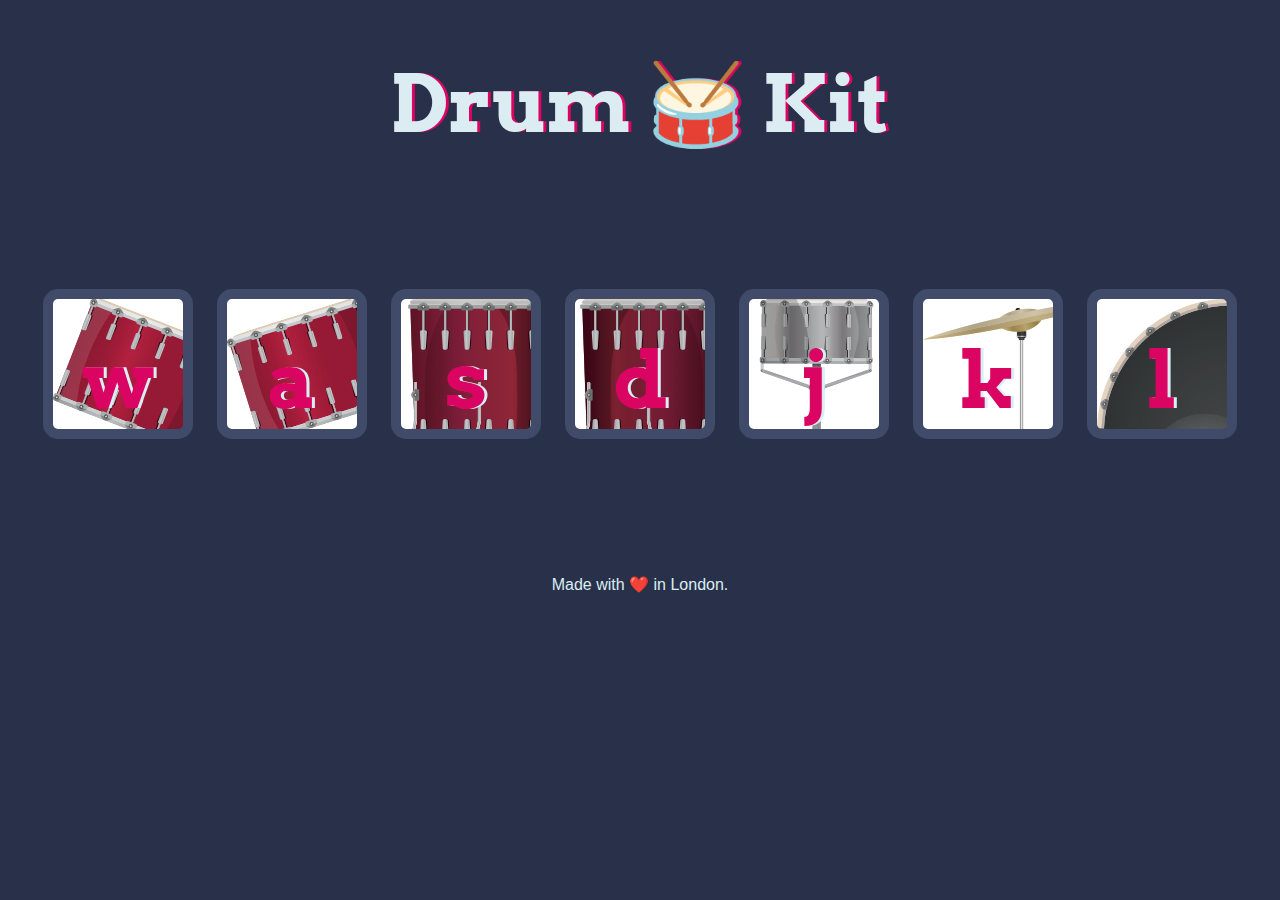
<file: Drum Kit/Drum Kit Starting Files/index.html>
<!DOCTYPE html>
<html lang="en" dir="ltr">
  <head>
    <meta charset="utf-8" />
    <title>Drum Kit</title>
    <link rel="stylesheet" href="styles.css" />
    <link
      href="https://fonts.googleapis.com/css?family=Arvo"
      rel="stylesheet"
    />
  </head>

  <body>
    <h1 id="title">Drum 🥁 Kit</h1>
    <div class="set">
      <button class="w drum">w</button>
      <button class="a drum">a</button>
      <button class="s drum">s</button>
      <button class="d drum">d</button>
      <button class="j drum">j</button>
      <button class="k drum">k</button>
      <button class="l drum">l</button>
    </div>

    <footer>Made with ❤️ in London.</footer>

    <script src="index.js"></script>
  </body>
</html>
</file>
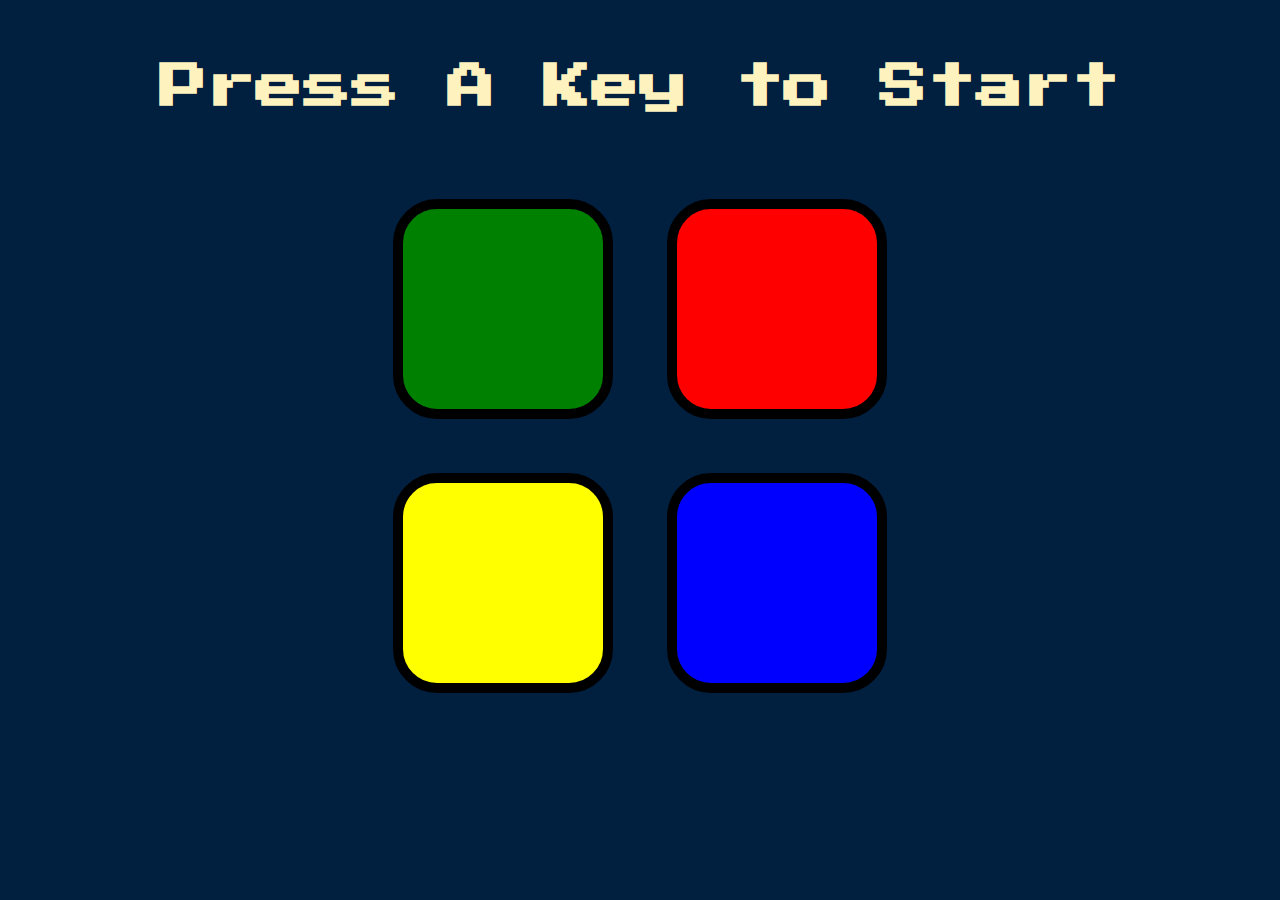
<file: Simon Game/Simon Game Challenge Starting Files/index.html>
<!DOCTYPE html>
<html lang="en" dir="ltr">
  <head>
    <meta charset="utf-8" />
    <title>Simon</title>
    <link rel="stylesheet" href="styles.css" />
    <link
      href="https://fonts.googleapis.com/css?family=Press+Start+2P"
      rel="stylesheet"
    />
  </head>

  <body>
    <h1 id="level-title">Press A Key to Start</h1>
    <div class="container">
      <div lass="row">
        <div type="button" id="green" class="btn green"></div>

        <div type="button" id="red" class="btn red"></div>
      </div>

      <div class="row">
        <div type="button" id="yellow" class="btn yellow"></div>
        <div type="button" id="blue" class="btn blue"></div>
      </div>
    </div>

    <script src="https://ajax.googleapis.com/ajax/libs/jquery/3.7.1/jquery.min.js"></script>
    <script src="game.js"></script>
  </body>
</html>
</file>
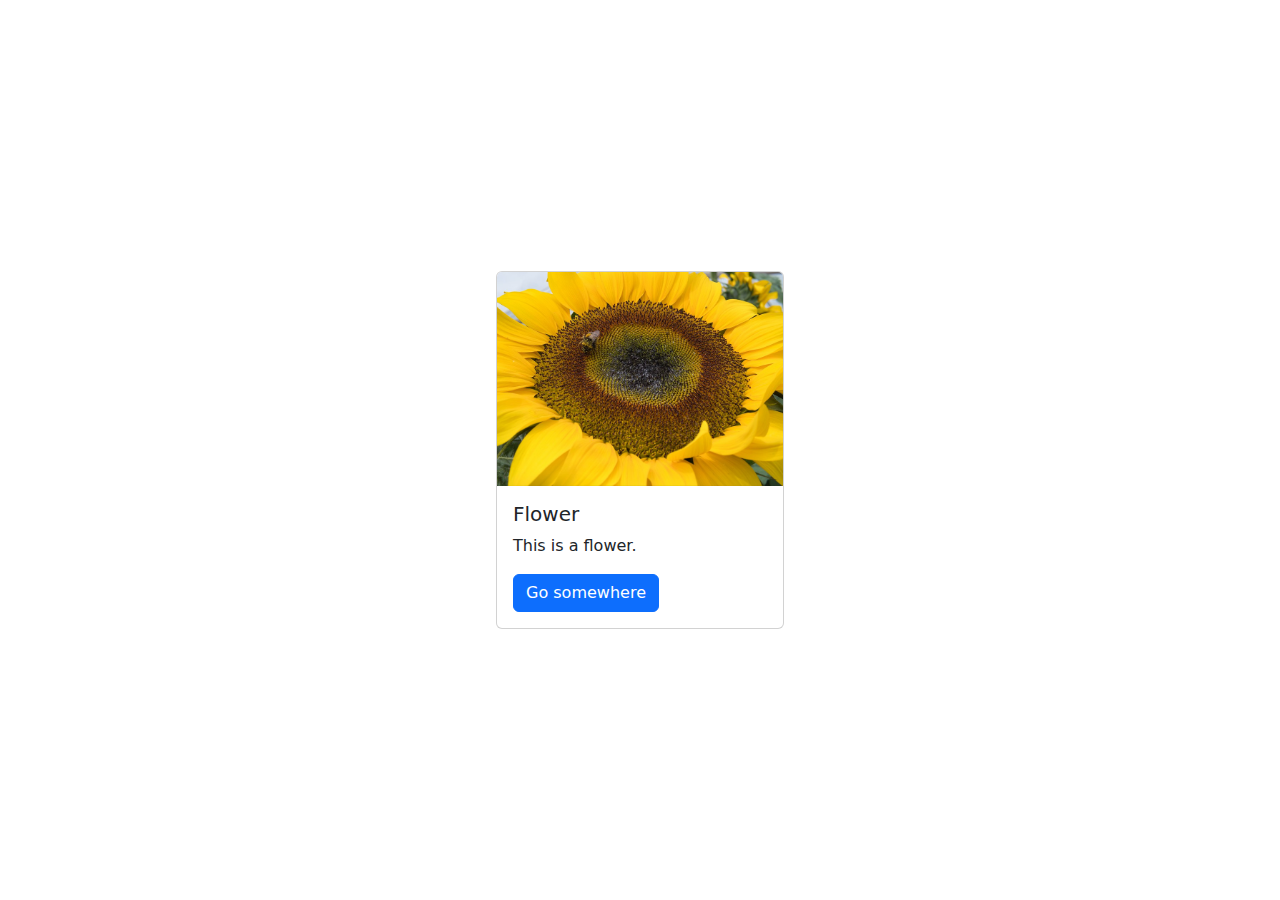
<file: CSS and Bootstrap/11.0+Bootstrap+Intro/11.0 Bootstrap Intro/index.html>
<!DOCTYPE html>
<html lang="en">
  <head>
    <meta charset="utf-8" />
    <meta name="viewport" content="width=device-width, initial-scale=1" />
    <title>Bootstrap</title>
    <!-- TODO 1: Add the Bootstrap link here. -->
    <link
      href="https://cdn.jsdelivr.net/npm/bootstrap@5.3.3/dist/css/bootstrap.min.css"
      rel="stylesheet"
      integrity="sha384-QWTKZyjpPEjISv5WaRU9OFeRpok6YctnYmDr5pNlyT2bRjXh0JMhjY6hW+ALEwIH"
      crossorigin="anonymous"
    />

    <style>
      /* TODO 4: Use flexbox to center the card in the vertical and horizontal center. */
      .flex-container {
        display: flex;
        justify-content: center;
        align-items: center;
        height: 100vh;
      }
    </style>
  </head>

  <body>
    <div class="flex-container">
      <!-- TODO 2: Add the Bootstrap Prebuilt Card here -->
      <div class="card" style="width: 18rem">
        <img src="flower.jpg" class="card-img-top" alt="..." />
        <div class="card-body">
          <h5 class="card-title">Flower</h5>
          <p class="card-text">This is a flower.</p>
          <a href="#" class="btn btn-primary">Go somewhere</a>
        </div>
      </div>

      <!-- TODO 3: Change the image src to display the flower.jpg image. -->
    </div>
  </body>
</html>
</file>
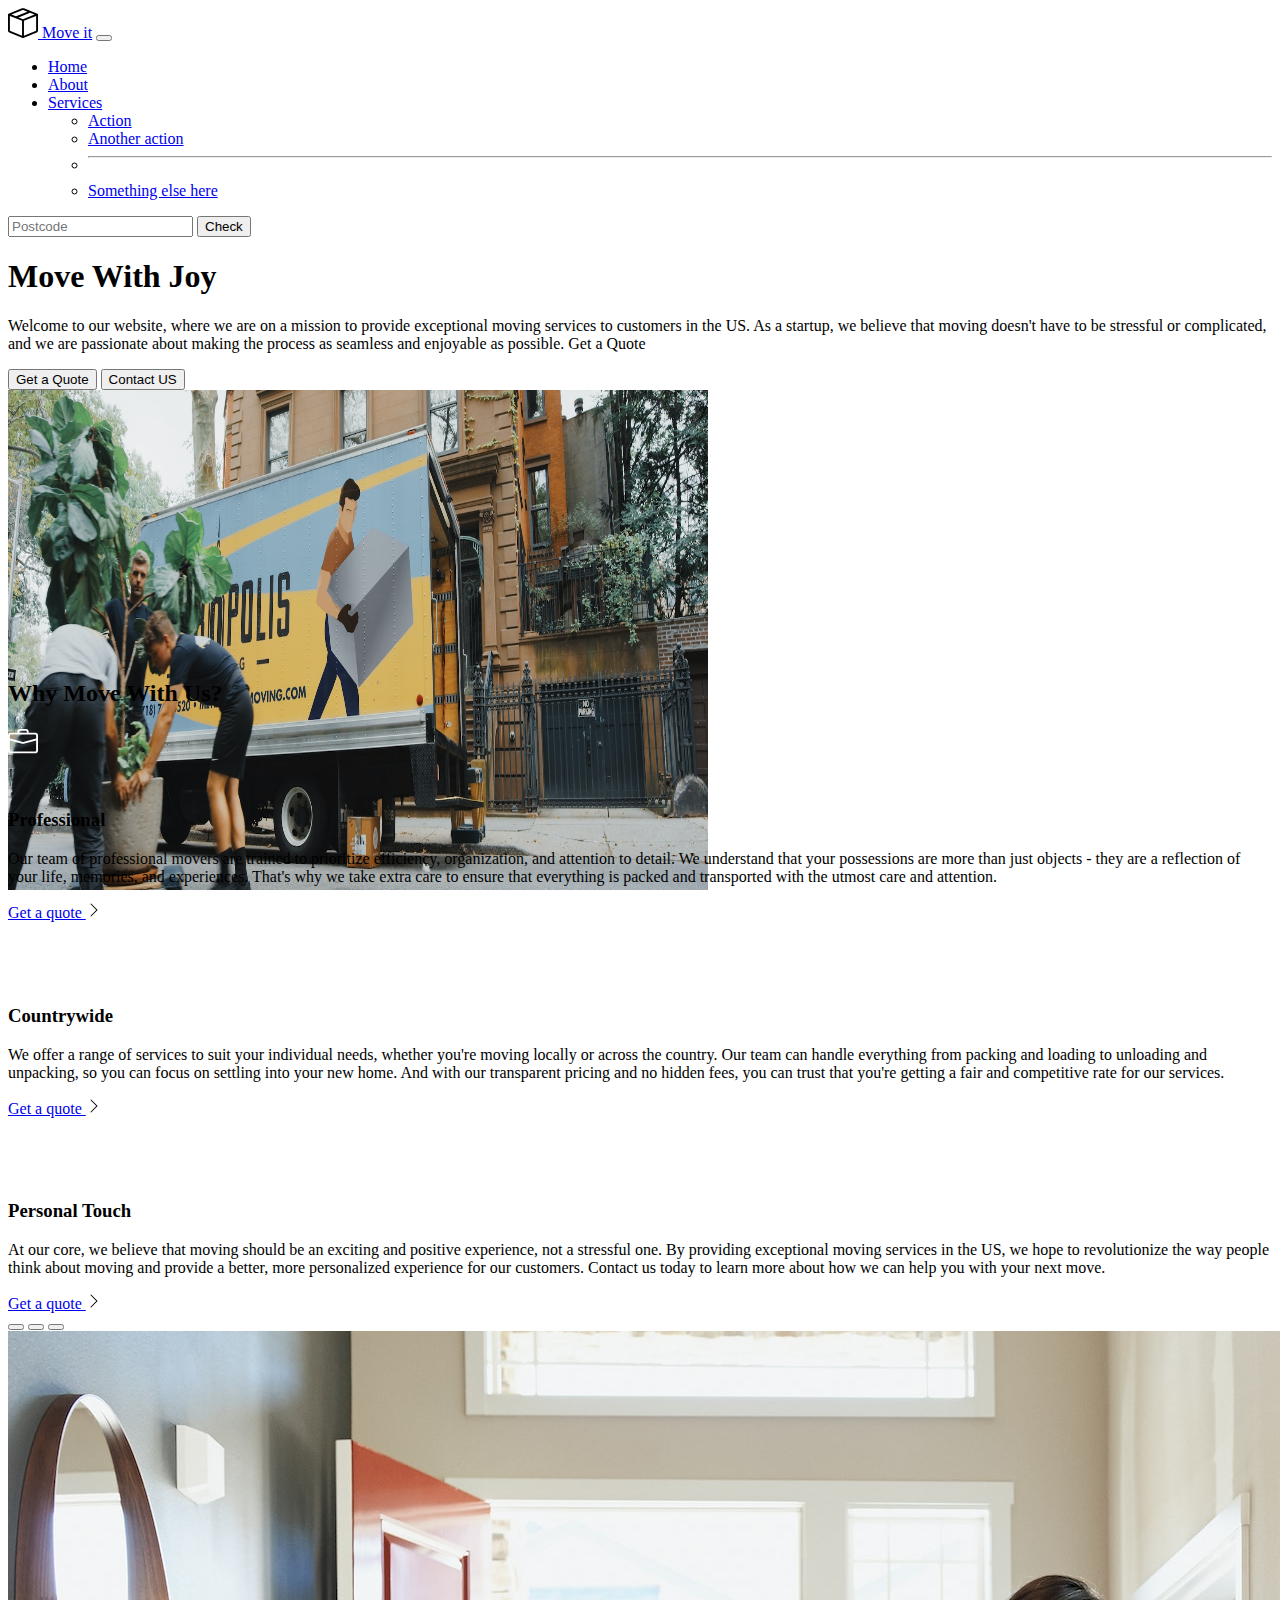
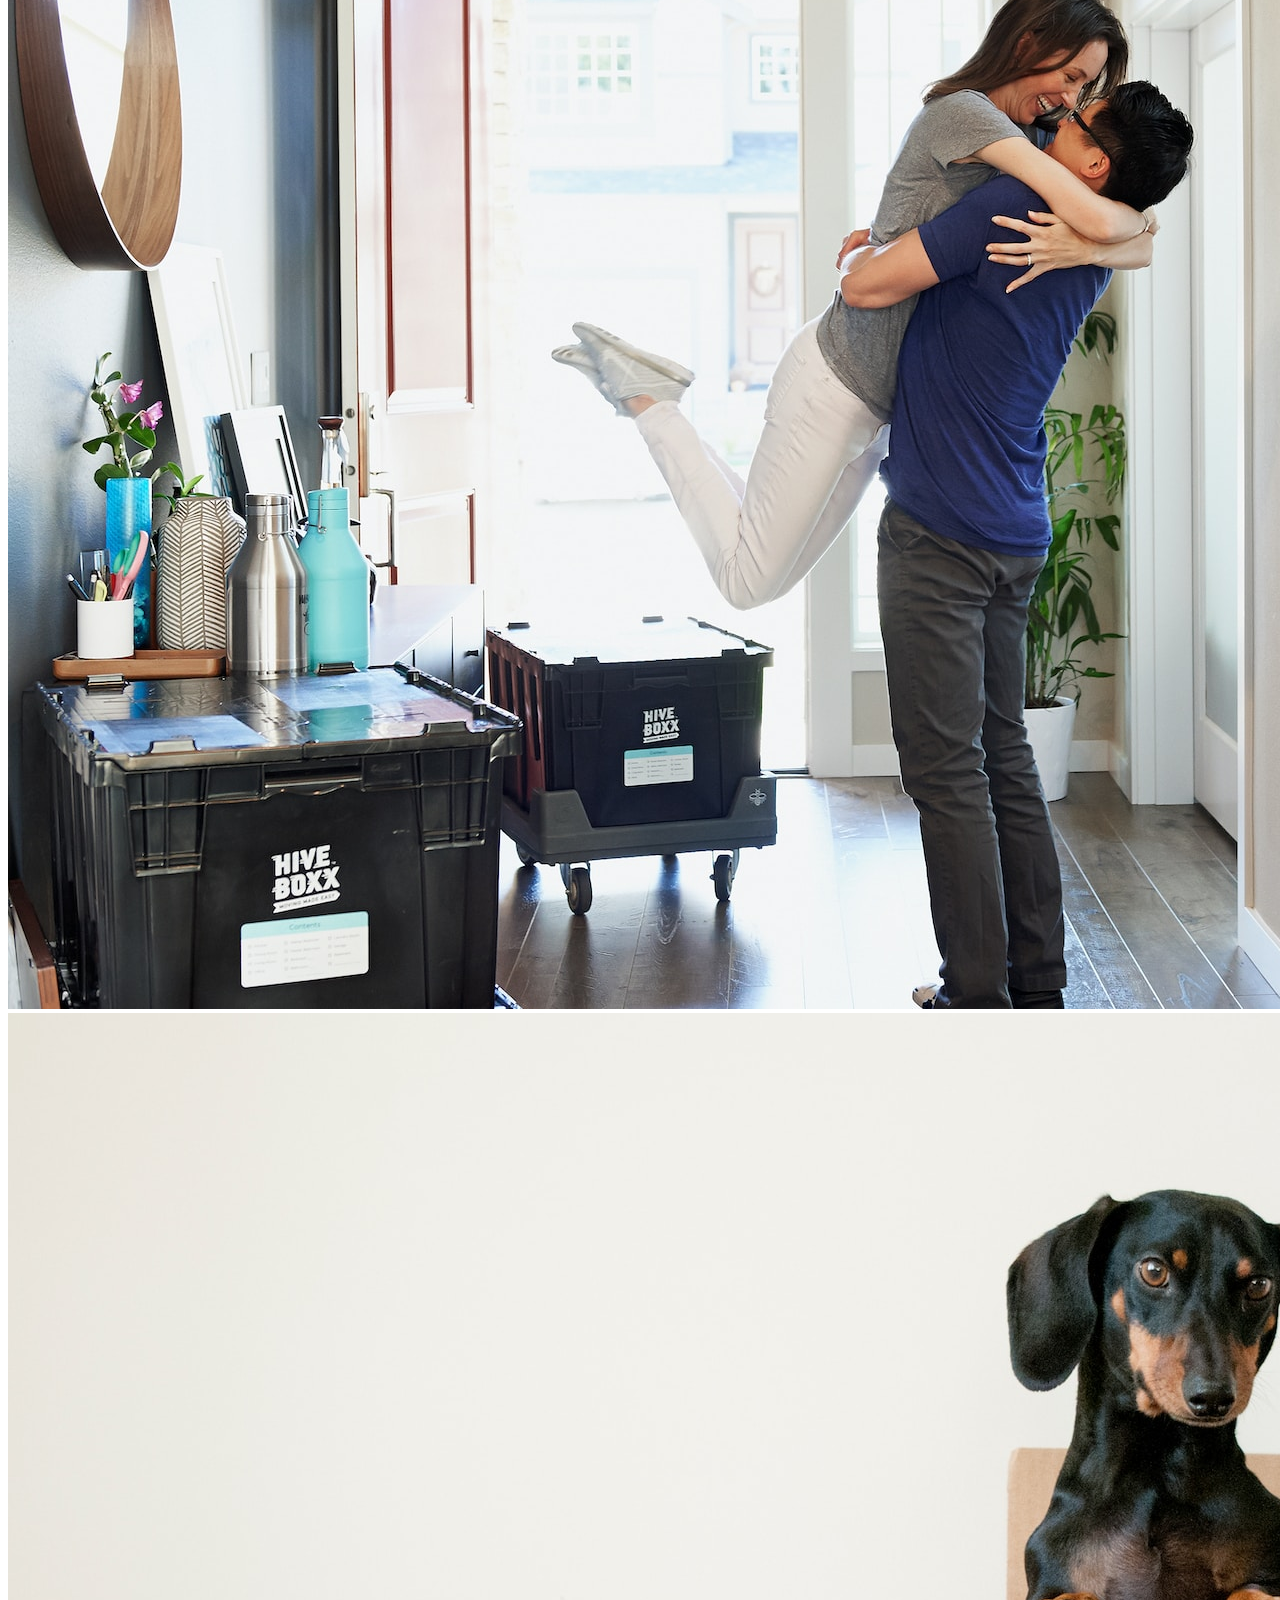
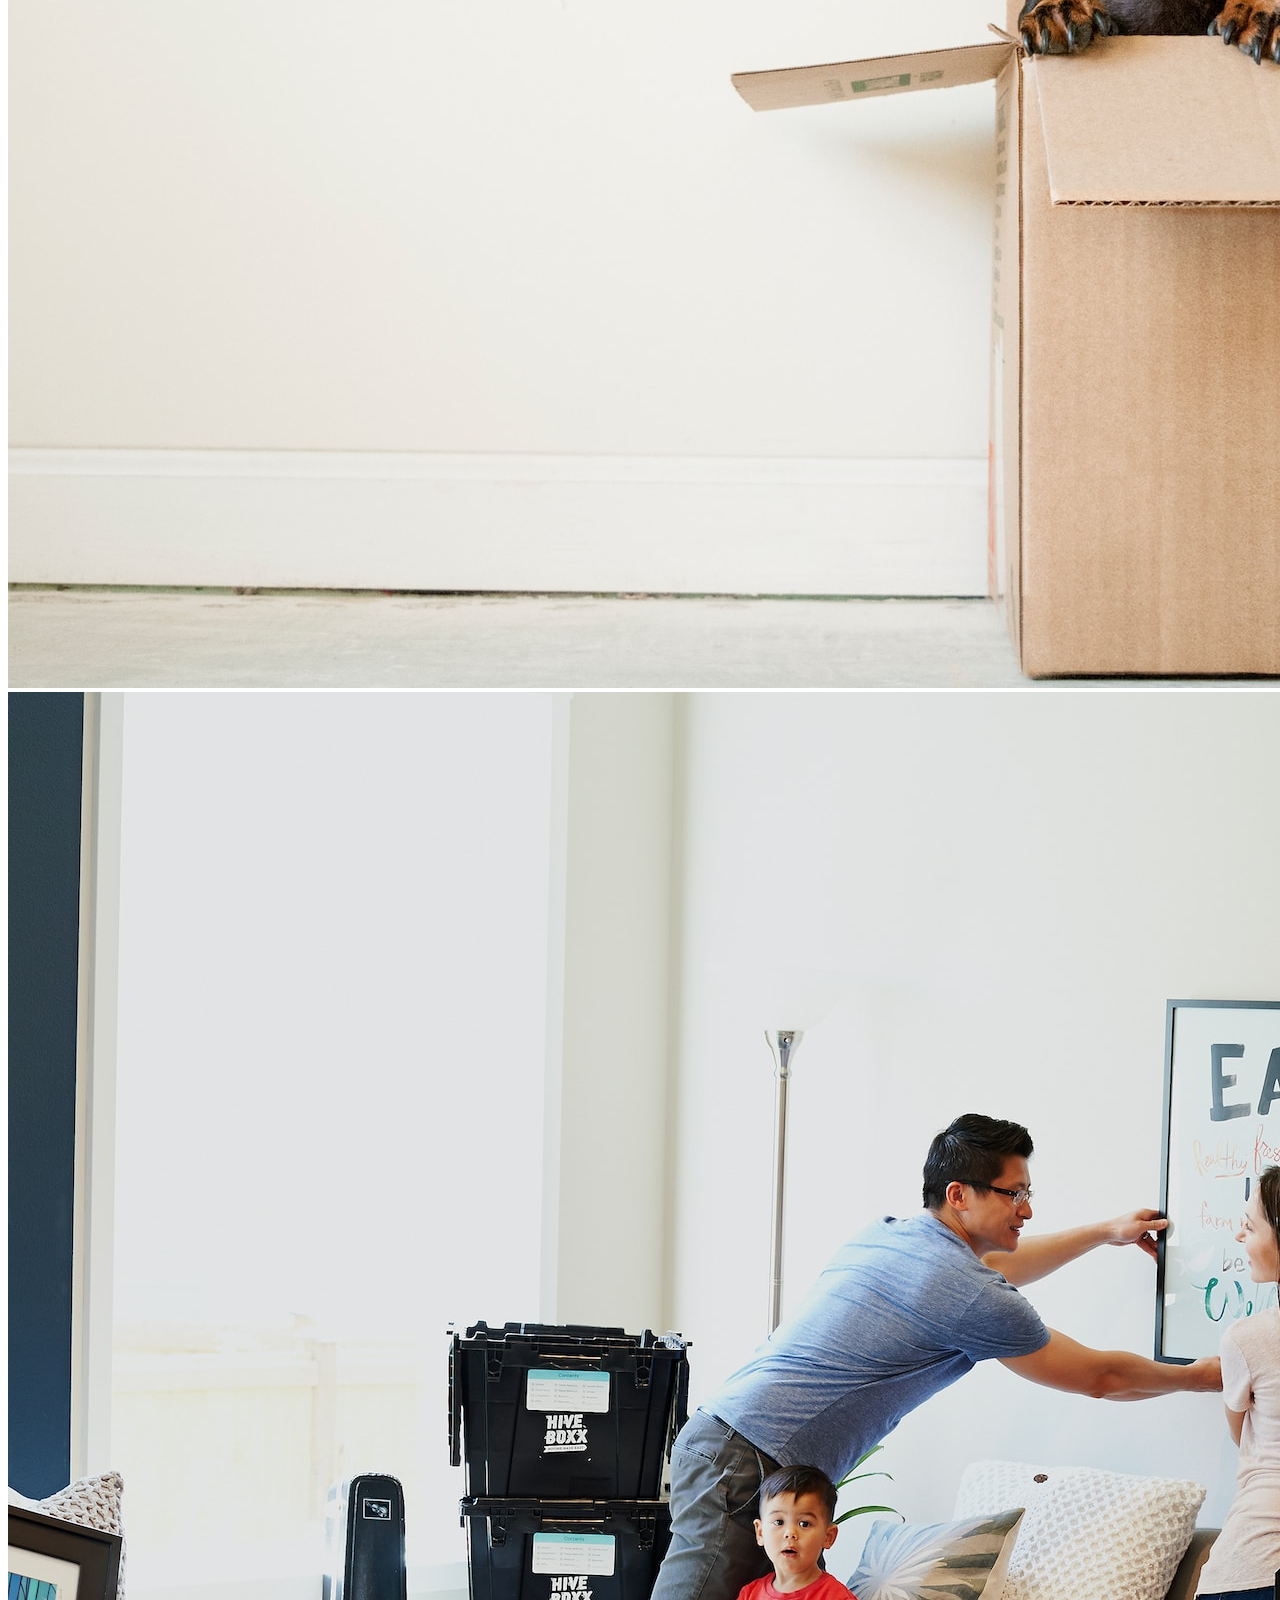
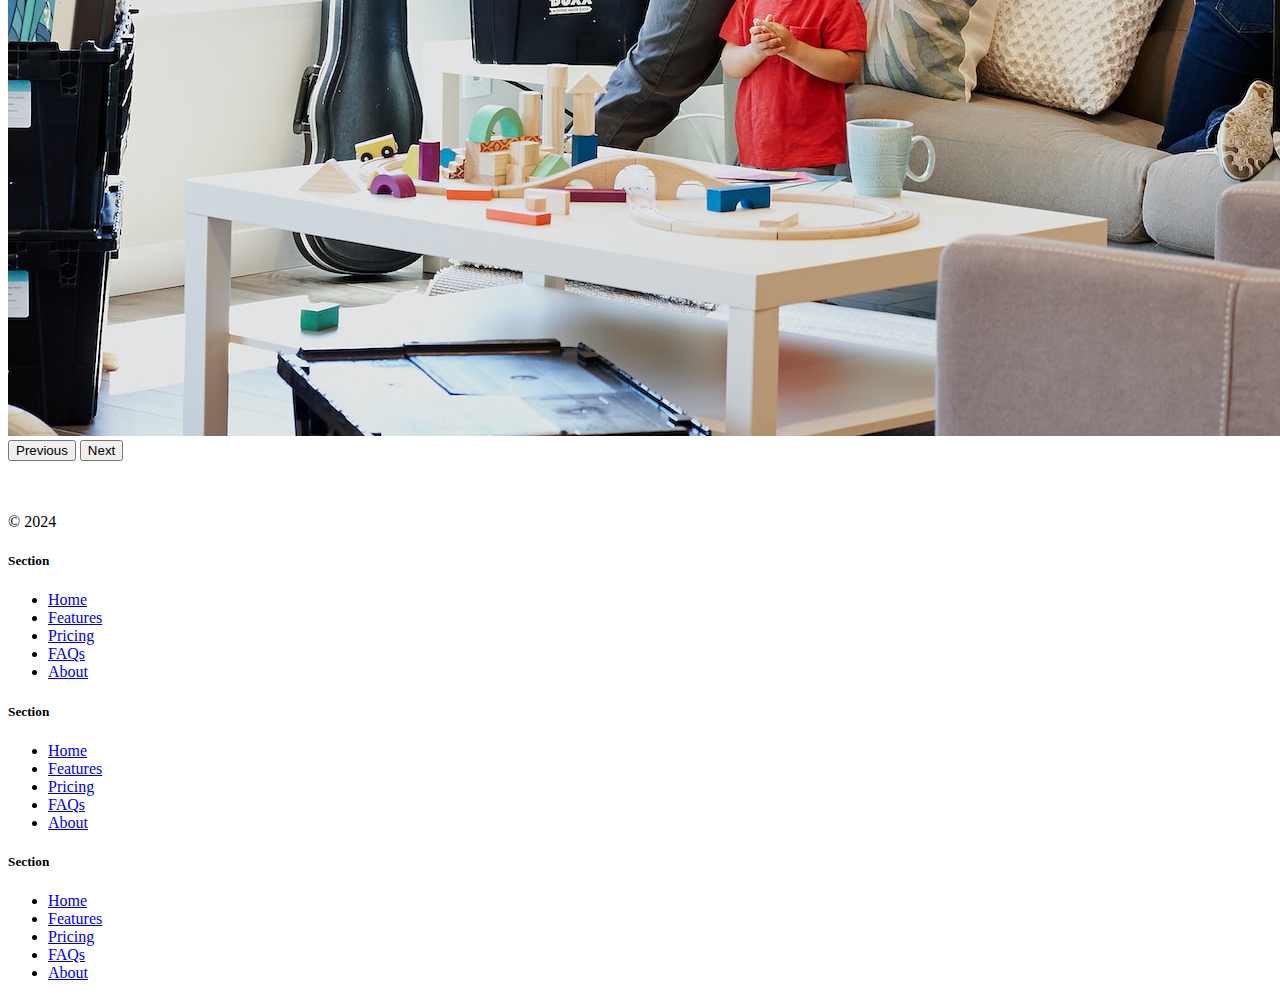
<file: CSS and Bootstrap/11.2+Bootstrap+Components/11.2 Bootstrap Components/index.html>
<!DOCTYPE html>
<html lang="en" data-bs-theme="dark">
  <head>
    <meta charset="UTF-8" />
    <meta name="viewport" content="width=device-width, initial-scale=1.0" />
    <title>Bootstrap Components</title>
    <link
      href="https://cdn.jsdelivr.net/npm/bootstrap@5.3.0-alpha2/dist/css/bootstrap.min.css"
      rel="stylesheet"
      integrity="sha384-aFq/bzH65dt+w6FI2ooMVUpc+21e0SRygnTpmBvdBgSdnuTN7QbdgL+OapgHtvPp"
      crossorigin="anonymous"
    />
    <style>
      .feature-icon {
        width: 4rem;
        height: 4rem;
        border-radius: 0.75rem;
      }
      
    </style>
  </head>

  <body>
    <nav class="navbar navbar-expand-lg bg-body-tertiary">
      <div class="container-fluid">
        <a class="navbar-brand" href="#"
          ><img src="box-seam.svg" alt="move it brand icon" height="30" /> Move
          it</a
        >
        <button
          class="navbar-toggler"
          type="button"
          data-bs-toggle="collapse"
          data-bs-target="#navbarSupportedContent"
          aria-controls="navbarSupportedContent"
          aria-expanded="false"
          aria-label="Toggle navigation"
        >
          <span class="navbar-toggler-icon"></span>
        </button>
        <div class="collapse navbar-collapse" id="navbarSupportedContent">
          <ul class="navbar-nav me-auto mb-2 mb-lg-0">
            <li class="nav-item">
              <a class="nav-link active" aria-current="page" href="#">Home</a>
            </li>
            <li class="nav-item">
              <a class="nav-link" href="#">About</a>
            </li>
            <li class="nav-item dropdown">
              <a
                class="nav-link dropdown-toggle"
                href="#"
                role="button"
                data-bs-toggle="dropdown"
                aria-expanded="false"
              >
                Services
              </a>
              <ul class="dropdown-menu">
                <li><a class="dropdown-item" href="#">Action</a></li>
                <li><a class="dropdown-item" href="#">Another action</a></li>
                <li><hr class="dropdown-divider" /></li>
                <li>
                  <a class="dropdown-item" href="#">Something else here</a>
                </li>
              </ul>
            </li>
          </ul>
          <form class="d-flex" role="search">
            <input
              class="form-control me-2"
              type="search"
              placeholder="Postcode"
              aria-label="Search"
            />
            <button class="btn btn-outline-success" type="submit">Check</button>
          </form>
        </div>
      </div>
    </nav>

    <div class="px-4 pt-5 my-5 text-center border-bottom">
      <h1 class="display-4 fw-bold text-body-emphasis">Move With Joy</h1>
      <div class="col-lg-6 mx-auto">
        <p class="lead mb-4">
          Welcome to our website, where we are on a mission to provide
          exceptional moving services to customers in the US. As a startup, we
          believe that moving doesn't have to be stressful or complicated, and
          we are passionate about making the process as seamless and enjoyable
          as possible. Get a Quote
        </p>
        <div class="d-grid gap-2 d-sm-flex justify-content-sm-center mb-5">
          <button type="button" class="btn btn-primary btn-lg px-4 me-sm-3">
            Get a Quote
          </button>
          <button type="button" class="btn btn-outline-secondary btn-lg px-4">
            Contact US
          </button>
        </div>
      </div>
      <div class="overflow-hidden" style="max-height: 30vh">
        <div class="container px-5">
          <img
            src="moving-van.jpg"
            class="img-fluid border rounded-3 shadow-lg mb-4"
            alt="Example image"
            width="700"
            height="500"
            loading="lazy"
          />
        </div>
      </div>
    </div>

    <div class="container px-4 py-5" id="featured-3">
      <h2 class="pb-2 border-bottom">Why Move With Us?</h2>
      <div class="row g-4 py-5 row-cols-1 row-cols-lg-3">
        <div class="feature col">
          <div
            class="feature-icon d-inline-flex align-items-center justify-content-center text-bg-primary bg-gradient fs-2 mb-3"
          >
            <img src="briefcase.svg" alt="briefcase" height="30" />
          </div>
          <h3 class="fs-2 text-body-emphasis">Professional</h3>
          <p>
            Our team of professional movers are trained to prioritize
            efficiency, organization, and attention to detail. We understand
            that your possessions are more than just objects - they are a
            reflection of your life, memories, and experiences. That's why we
            take extra care to ensure that everything is packed and transported
            with the utmost care and attention.
          </p>
          <a href="#" class="icon-link">
            Get a quote
            <img src="chevron-right.svg" alt="chevron-right"></a>          </a>
        </div>
        <div class="feature col">
          <div
            class="feature-icon d-inline-flex align-items-center justify-content-center text-bg-primary bg-gradient fs-2 mb-3"
          >
            <img src="bus-front.svg" alt="bus-front" height="30" />
          </div>
          <h3 class="fs-2 text-body-emphasis">Countrywide</h3>
          <p>
            We offer a range of services to suit your individual needs, whether
            you're moving locally or across the country. Our team can handle
            everything from packing and loading to unloading and unpacking, so
            you can focus on settling into your new home. And with our
            transparent pricing and no hidden fees, you can trust that you're
            getting a fair and competitive rate for our services.
          </p>
          <a href="#" class="icon-link">
            Get a quote
            <img src="chevron-right.svg" alt="chevron-right"></a>
        </div>
        <div class="feature col">
          <div
            class="feature-icon d-inline-flex align-items-center justify-content-center text-bg-primary bg-gradient fs-2 mb-3"
          >
            <img
              src="chat-square-heart.svg"
              alt="chat-square-heart"
              height="30"
            />
          </div>
          <h3 class="fs-2 text-body-emphasis">Personal Touch</h3>
          <p>
            At our core, we believe that moving should be an exciting and
            positive experience, not a stressful one. By providing exceptional
            moving services in the US, we hope to revolutionize the way people
            think about moving and provide a better, more personalized
            experience for our customers. Contact us today to learn more about
            how we can help you with your next move.
          </p>
          <a href="#" class="icon-link">
            Get a quote
            <img src="chevron-right.svg" alt="chevron-right"></a>        
        </div>
      </div>
    </div>

    <div class="container">
    <div id="carouselExampleIndicators" class="carousel slide ">
      <div class="carousel-indicators">
        <button type="button" data-bs-target="#carouselExampleIndicators" data-bs-slide-to="0" class="active" aria-current="true" aria-label="Slide 1"></button>
        <button type="button" data-bs-target="#carouselExampleIndicators" data-bs-slide-to="1" aria-label="Slide 2"></button>
        <button type="button" data-bs-target="#carouselExampleIndicators" data-bs-slide-to="2" aria-label="Slide 3"></button>
      </div>
      <div class="carousel-inner">
        <div class="carousel-item active">
          <img src="couple.jpg" class="d-block w-100" alt="couple">
        </div>
        <div class="carousel-item">
          <img src="dog.jpg" class="d-block w-100" alt="dog">
        </div>
        <div class="carousel-item">
          <img src="family.jpg" class="d-block w-100" alt="family">
        </div>
      </div>
      <button class="carousel-control-prev" type="button" data-bs-target="#carouselExampleIndicators" data-bs-slide="prev">
        <span class="carousel-control-prev-icon" aria-hidden="true"></span>
        <span class="visually-hidden">Previous</span>
      </button>
      <button class="carousel-control-next" type="button" data-bs-target="#carouselExampleIndicators" data-bs-slide="next">
        <span class="carousel-control-next-icon" aria-hidden="true"></span>
        <span class="visually-hidden">Next</span>
      </button>
    </div>
  </div>


  <div class="container">
    <footer class="row row-cols-1 row-cols-sm-2 row-cols-md-5 py-5 my-5 border-top">
      <div class="col mb-3">
        <a href="/" class="d-flex align-items-center mb-3 link-body-emphasis text-decoration-none">
          <svg class="bi me-2" width="40" height="32"><use xlink:href="#bootstrap"></use></svg>
        </a>
        <p class="text-body-secondary">© 2024</p>
      </div>
  
      <div class="col mb-3">
  
      </div>
  
      <div class="col mb-3">
        <h5>Section</h5>
        <ul class="nav flex-column">
          <li class="nav-item mb-2"><a href="#" class="nav-link p-0 text-body-secondary">Home</a></li>
          <li class="nav-item mb-2"><a href="#" class="nav-link p-0 text-body-secondary">Features</a></li>
          <li class="nav-item mb-2"><a href="#" class="nav-link p-0 text-body-secondary">Pricing</a></li>
          <li class="nav-item mb-2"><a href="#" class="nav-link p-0 text-body-secondary">FAQs</a></li>
          <li class="nav-item mb-2"><a href="#" class="nav-link p-0 text-body-secondary">About</a></li>
        </ul>
      </div>
  
      <div class="col mb-3">
        <h5>Section</h5>
        <ul class="nav flex-column">
          <li class="nav-item mb-2"><a href="#" class="nav-link p-0 text-body-secondary">Home</a></li>
          <li class="nav-item mb-2"><a href="#" class="nav-link p-0 text-body-secondary">Features</a></li>
          <li class="nav-item mb-2"><a href="#" class="nav-link p-0 text-body-secondary">Pricing</a></li>
          <li class="nav-item mb-2"><a href="#" class="nav-link p-0 text-body-secondary">FAQs</a></li>
          <li class="nav-item mb-2"><a href="#" class="nav-link p-0 text-body-secondary">About</a></li>
        </ul>
      </div>
  
      <div class="col mb-3">
        <h5>Section</h5>
        <ul class="nav flex-column">
          <li class="nav-item mb-2"><a href="#" class="nav-link p-0 text-body-secondary">Home</a></li>
          <li class="nav-item mb-2"><a href="#" class="nav-link p-0 text-body-secondary">Features</a></li>
          <li class="nav-item mb-2"><a href="#" class="nav-link p-0 text-body-secondary">Pricing</a></li>
          <li class="nav-item mb-2"><a href="#" class="nav-link p-0 text-body-secondary">FAQs</a></li>
          <li class="nav-item mb-2"><a href="#" class="nav-link p-0 text-body-secondary">About</a></li>
        </ul>
      </div>
    </footer>
  </div>

    <script
      src="https://cdn.jsdelivr.net/npm/bootstrap@5.3.3/dist/js/bootstrap.bundle.min.js"
      integrity="sha384-YvpcrYf0tY3lHB60NNkmXc5s9fDVZLESaAA55NDzOxhy9GkcIdslK1eN7N6jIeHz"
      crossorigin="anonymous"
    ></script>
  </body>
</html>
</file>
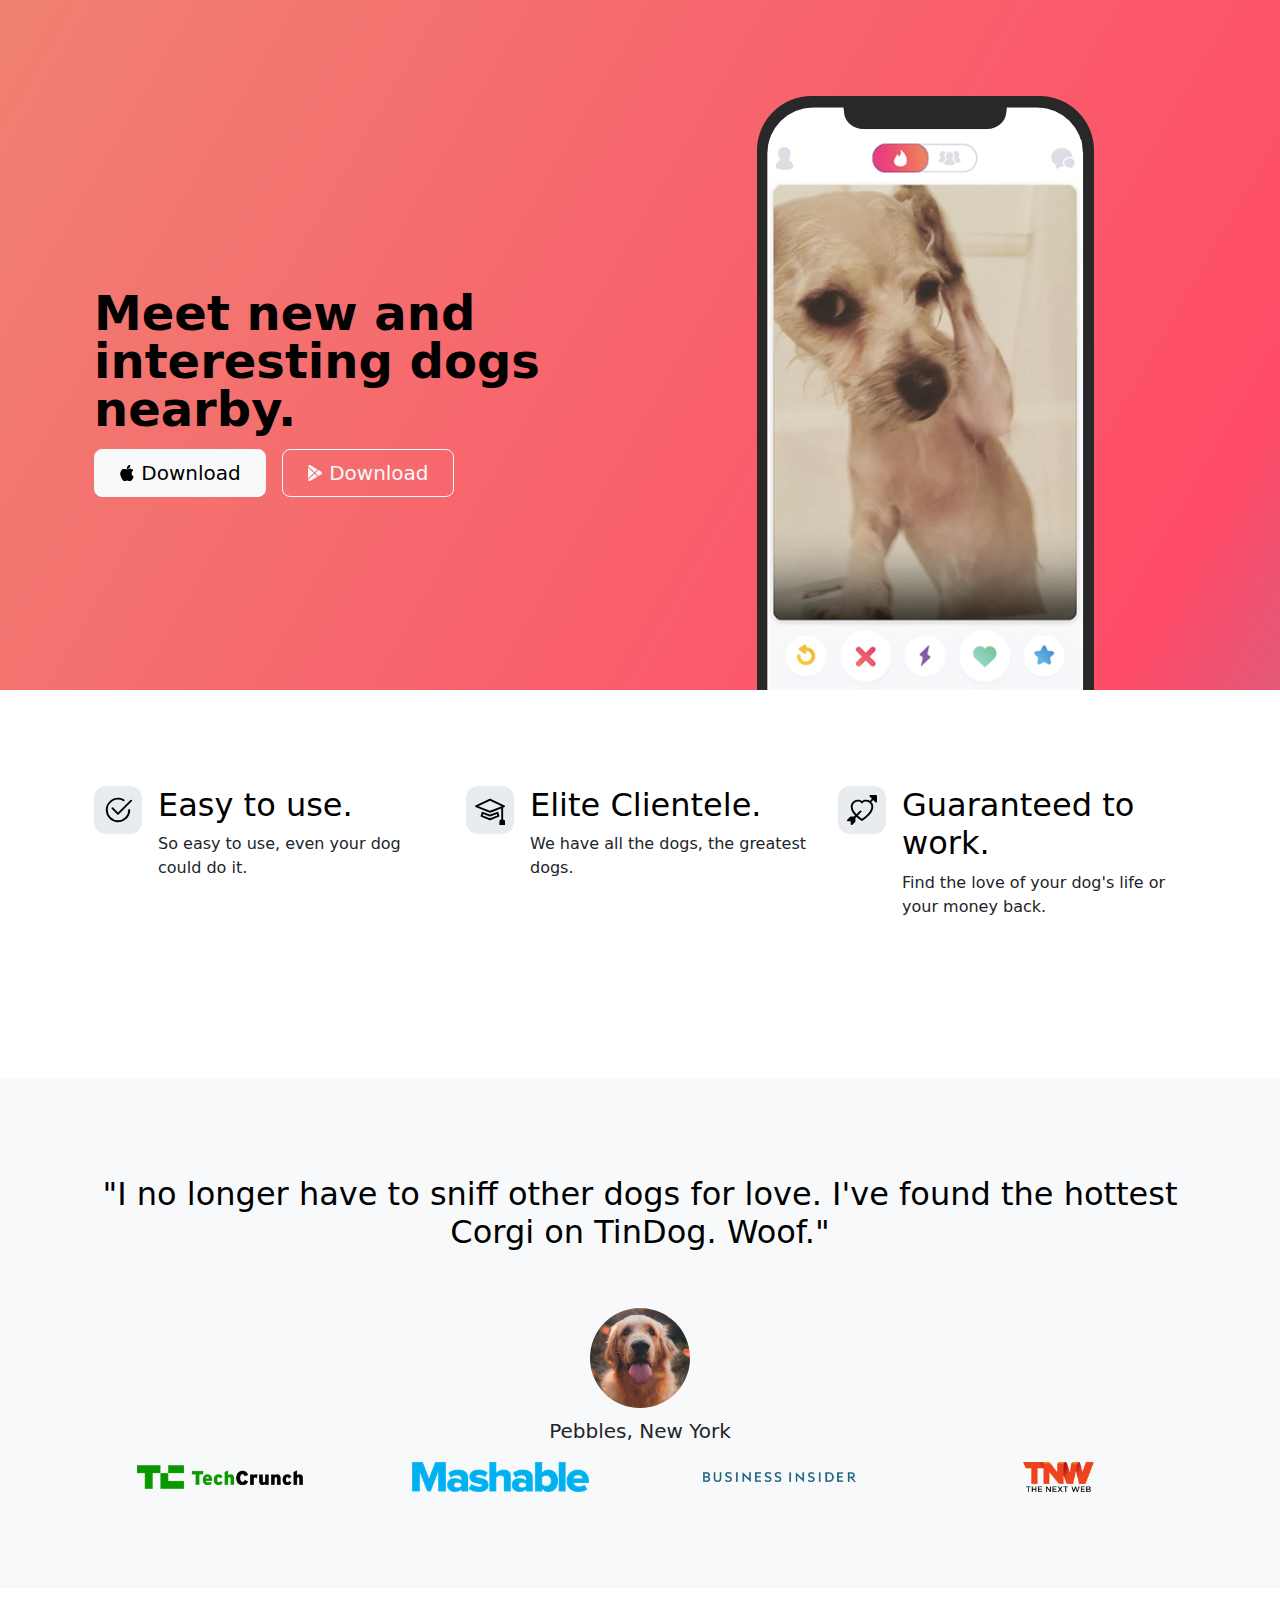
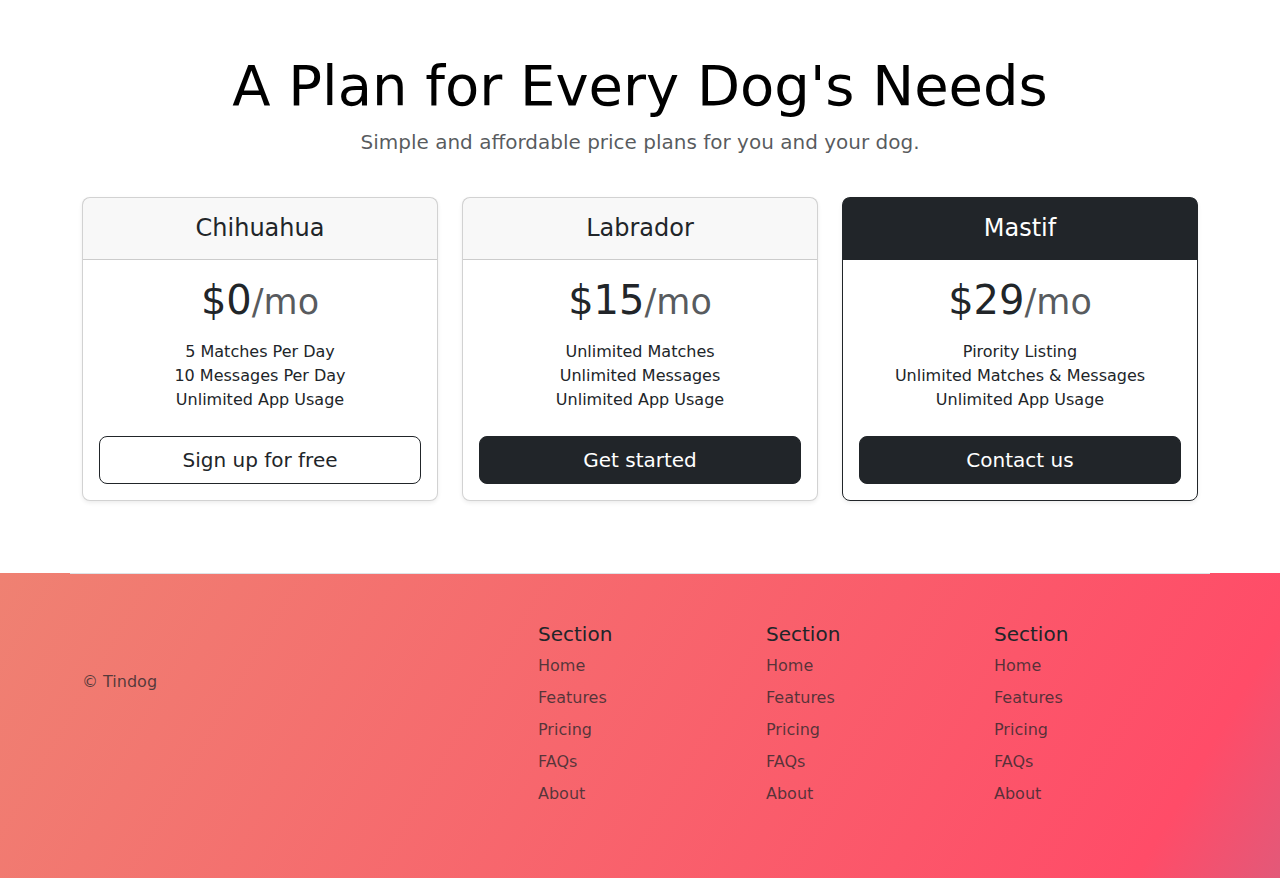
<file: CSS and Bootstrap/11.3+TinDog+Project/11.3 TinDog Project/index.html>
<!DOCTYPE html>
<html lang="en">
  <head>
    <meta charset="UTF-8" />
    <meta name="viewport" content="width=device-width, initial-scale=1.0" />
    <title>TinDog</title>
  </head>
  <link rel="stylesheet" href="css/style.css" />
  <link
    href="https://cdn.jsdelivr.net/npm/bootstrap@5.3.3/dist/css/bootstrap.min.css"
    rel="stylesheet"
    integrity="sha384-QWTKZyjpPEjISv5WaRU9OFeRpok6YctnYmDr5pNlyT2bRjXh0JMhjY6hW+ALEwIH"
    crossorigin="anonymous"
  />
  <body>
    <!-- Title -->
    <section id="title" class="gradient-background">
      <div class="container col-xxl-8 px-4 pt-5">
        <div class="row flex-lg-row-reverse align-items-center g-5 pt-5">
          <div class="col-10 col-sm-8 col-lg-6">
            <img
              src="images/iphone.png"
              class="d-block mx-lg-auto img-fluid"
              alt="iphone image"
              height="200"
              loading="lazy"
            />
          </div>
          <div class="col-lg-6">
            <h1 class="display-5 fw-bold text-body-emphasis lh-1 mb-3">
              Meet new and interesting dogs nearby.
            </h1>
            <div class="d-grid gap-2 d-md-flex justify-content-md-start">
              <button
                type="button"
                class="btn btn btn-light btn-lg px-4 me-md-2"
              >
                <svg
                  xmlns="http://www.w3.org/2000/svg"
                  width="16"
                  height="16"
                  fill="currentColor"
                  class="bi bi-apple mb-1"
                  viewBox="0 0 16 16"
                >
                  <path
                    d="M11.182.008C11.148-.03 9.923.023 8.857 1.18c-1.066 1.156-.902 2.482-.878 2.516.024.034 1.52.087 2.475-1.258.955-1.345.762-2.391.728-2.43Zm3.314 11.733c-.048-.096-2.325-1.234-2.113-3.422.212-2.189 1.675-2.789 1.698-2.854.023-.065-.597-.79-1.254-1.157a3.692 3.692 0 0 0-1.563-.434c-.108-.003-.483-.095-1.254.116-.508.139-1.653.589-1.968.607-.316.018-1.256-.522-2.267-.665-.647-.125-1.333.131-1.824.328-.49.196-1.422.754-2.074 2.237-.652 1.482-.311 3.83-.067 4.56.244.729.625 1.924 1.273 2.796.576.984 1.34 1.667 1.659 1.899.319.232 1.219.386 1.843.067.502-.308 1.408-.485 1.766-.472.357.013 1.061.154 1.782.539.571.197 1.111.115 1.652-.105.541-.221 1.324-1.059 2.238-2.758.347-.79.505-1.217.473-1.282Z"
                  />
                  <path
                    d="M11.182.008C11.148-.03 9.923.023 8.857 1.18c-1.066 1.156-.902 2.482-.878 2.516.024.034 1.52.087 2.475-1.258.955-1.345.762-2.391.728-2.43Zm3.314 11.733c-.048-.096-2.325-1.234-2.113-3.422.212-2.189 1.675-2.789 1.698-2.854.023-.065-.597-.79-1.254-1.157a3.692 3.692 0 0 0-1.563-.434c-.108-.003-.483-.095-1.254.116-.508.139-1.653.589-1.968.607-.316.018-1.256-.522-2.267-.665-.647-.125-1.333.131-1.824.328-.49.196-1.422.754-2.074 2.237-.652 1.482-.311 3.83-.067 4.56.244.729.625 1.924 1.273 2.796.576.984 1.34 1.667 1.659 1.899.319.232 1.219.386 1.843.067.502-.308 1.408-.485 1.766-.472.357.013 1.061.154 1.782.539.571.197 1.111.115 1.652-.105.541-.221 1.324-1.059 2.238-2.758.347-.79.505-1.217.473-1.282Z"
                  />
                </svg>
                Download
              </button>
              <button type="button" class="btn btn-outline-light btn-lg px-4">
                <svg
                  xmlns="http://www.w3.org/2000/svg"
                  width="16"
                  height="16"
                  fill="currentColor"
                  class="bi bi-google-play mb-1"
                  viewBox="0 0 16 16"
                >
                  <path
                    d="M14.222 9.374c1.037-.61 1.037-2.137 0-2.748L11.528 5.04 8.32 8l3.207 2.96 2.694-1.586Zm-3.595 2.116L7.583 8.68 1.03 14.73c.201 1.029 1.36 1.61 2.303 1.055l7.294-4.295ZM1 13.396V2.603L6.846 8 1 13.396ZM1.03 1.27l6.553 6.05 3.044-2.81L3.333.215C2.39-.341 1.231.24 1.03 1.27Z"
                  />
                </svg>
                Download
              </button>
            </div>
          </div>
        </div>
      </div>
    </section>
    <!-- Features -->
    <section id="features">
      <div class="container px-4 py-5" id="hanging-icons">
        <div class="row g-4 py-5 row-cols-1 row-cols-lg-3">
          <div class="col d-flex align-items-start">
            <div
              class="icon-square text-body-emphasis bg-body-secondary d-inline-flex align-items-center justify-content-center fs-4 flex-shrink-0 me-3"
            >
              <svg
                xmlns="http://www.w3.org/2000/svg"
                height="30"
                fill="currentColor"
                class="bi bi-check2-circle"
                viewBox="0 0 16 16"
              >
                <path
                  d="M2.5 8a5.5 5.5 0 0 1 8.25-4.764.5.5 0 0 0 .5-.866A6.5 6.5 0 1 0 14.5 8a.5.5 0 0 0-1 0 5.5 5.5 0 1 1-11 0z"
                />
                <path
                  d="M15.354 3.354a.5.5 0 0 0-.708-.708L8 9.293 5.354 6.646a.5.5 0 1 0-.708.708l3 3a.5.5 0 0 0 .708 0l7-7z"
                />
              </svg>
            </div>
            <div>
              <h3 class="fs-2 text-body-emphasis">Easy to use.</h3>
              <p>So easy to use, even your dog could do it.</p>
            </div>
          </div>
          <div class="col d-flex align-items-start">
            <div
              class="icon-square text-body-emphasis bg-body-secondary d-inline-flex align-items-center justify-content-center fs-4 flex-shrink-0 me-3"
            >
              <svg
                xmlns="http://www.w3.org/2000/svg"
                height="30"
                fill="currentColor"
                class="bi bi-mortarboard"
                viewBox="0 0 16 16"
              >
                <path
                  d="M8.211 2.047a.5.5 0 0 0-.422 0l-7.5 3.5a.5.5 0 0 0 .025.917l7.5 3a.5.5 0 0 0 .372 0L14 7.14V13a1 1 0 0 0-1 1v2h3v-2a1 1 0 0 0-1-1V6.739l.686-.275a.5.5 0 0 0 .025-.917l-7.5-3.5ZM8 8.46 1.758 5.965 8 3.052l6.242 2.913L8 8.46Z"
                />
                <path
                  d="M4.176 9.032a.5.5 0 0 0-.656.327l-.5 1.7a.5.5 0 0 0 .294.605l4.5 1.8a.5.5 0 0 0 .372 0l4.5-1.8a.5.5 0 0 0 .294-.605l-.5-1.7a.5.5 0 0 0-.656-.327L8 10.466 4.176 9.032Zm-.068 1.873.22-.748 3.496 1.311a.5.5 0 0 0 .352 0l3.496-1.311.22.748L8 12.46l-3.892-1.556Z"
                />
              </svg>
            </div>
            <div>
              <h3 class="fs-2 text-body-emphasis">Elite Clientele.</h3>
              <p>We have all the dogs, the greatest dogs.</p>
            </div>
          </div>
          <div class="col d-flex align-items-start">
            <div
              class="icon-square text-body-emphasis bg-body-secondary d-inline-flex align-items-center justify-content-center fs-4 flex-shrink-0 me-3"
            >
              <svg
                xmlns="http://www.w3.org/2000/svg"
                height="30"
                fill="currentColor"
                class="bi bi-arrow-through-heart"
                viewBox="0 0 16 16"
              >
                <path
                  fill-rule="evenodd"
                  d="M2.854 15.854A.5.5 0 0 1 2 15.5V14H.5a.5.5 0 0 1-.354-.854l1.5-1.5A.5.5 0 0 1 2 11.5h1.793l.53-.53c-.771-.802-1.328-1.58-1.704-2.32-.798-1.575-.775-2.996-.213-4.092C3.426 2.565 6.18 1.809 8 3.233c1.25-.98 2.944-.928 4.212-.152L13.292 2 12.147.854A.5.5 0 0 1 12.5 0h3a.5.5 0 0 1 .5.5v3a.5.5 0 0 1-.854.354L14 2.707l-1.006 1.006c.236.248.44.531.6.845.562 1.096.585 2.517-.213 4.092-.793 1.563-2.395 3.288-5.105 5.08L8 13.912l-.276-.182a21.86 21.86 0 0 1-2.685-2.062l-.539.54V14a.5.5 0 0 1-.146.354l-1.5 1.5Zm2.893-4.894A20.419 20.419 0 0 0 8 12.71c2.456-1.666 3.827-3.207 4.489-4.512.679-1.34.607-2.42.215-3.185-.817-1.595-3.087-2.054-4.346-.761L8 4.62l-.358-.368c-1.259-1.293-3.53-.834-4.346.761-.392.766-.464 1.845.215 3.185.323.636.815 1.33 1.519 2.065l1.866-1.867a.5.5 0 1 1 .708.708L5.747 10.96Z"
                />
              </svg>
            </div>
            <div>
              <h3 class="fs-2 text-body-emphasis">Guaranteed to work.</h3>
              <p>Find the love of your dog's life or your money back.</p>
            </div>
          </div>
        </div>
      </div>
    </section>
    <!-- Testimonial -->
    <section id="testimonial">
      <div class="my-5">
        <div class="p-5 text-center bg-body-tertiary">
          <div class="container py-5">
            <h2 class="text-body-emphasis">
              "I no longer have to sniff other dogs for love. I've found the
              hottest Corgi on TinDog. Woof."
            </h2>
            <img
              src="images/dog-img.jpg"
              alt="dog-img"
              class="profile-img mt-5 mb-2"
            />
            <p class="col-lg-8 mx-auto lead">Pebbles, New York</p>
            <div class="container">
              <div class="row">
                <div class="col-lg-3 col-sm-12">
                  <img
                    src="images/techcrunch.png"
                    alt="techcrunch"
                    height="30"
                  />
                </div>
                <div class="col-lg-3 col-sm-12">
                  <img src="images/mashable.png" alt="mashable" height="30" />
                </div>
                <div class="col-lg-3 col-sm-12">
                  <img
                    src="images/bizinsider.png"
                    alt="bizinsider"
                    height="30"
                  />
                </div>
                <div class="col-lg-3 col-sm-12">
                  <img src="images/tnw.png" alt="tnw" height="30" />
                </div>
              </div>
            </div>
          </div>
        </div>
      </div>
    </section>
    <!-- Pricing -->
    <section id="pricing">
      <div class="container">
        <div class="pricing-header p-3 pb-md-4 mx-auto text-center">
          <h1 class="display-4 fw-normal text-body-emphasis">
            A Plan for Every Dog's Needs
          </h1>
          <p class="fs-5 text-body-secondary">
            Simple and affordable price plans for you and your dog.
          </p>
        </div>
        <div class="row row-cols-1 row-cols-md-3 mb-3 text-center">
          <div class="col">
            <div class="card mb-4 rounded-3 shadow-sm">
              <div class="card-header py-3">
                <h4 class="my-0 fw-normal">Chihuahua</h4>
              </div>
              <div class="card-body">
                <h1 class="card-title pricing-card-title">
                  $0<small class="text-body-secondary fw-light">/mo</small>
                </h1>
                <ul class="list-unstyled mt-3 mb-4">
                  <li>5 Matches Per Day</li>
                  <li>10 Messages Per Day</li>
                  <li>Unlimited App Usage</li>
                </ul>
                <button type="button" class="w-100 btn btn-lg btn-outline-dark">
                  Sign up for free
                </button>
              </div>
            </div>
          </div>
          <div class="col">
            <div class="card mb-4 rounded-3 shadow-sm">
              <div class="card-header py-3">
                <h4 class="my-0 fw-normal">Labrador</h4>
              </div>
              <div class="card-body">
                <h1 class="card-title pricing-card-title">
                  $15<small class="text-body-secondary fw-light">/mo</small>
                </h1>
                <ul class="list-unstyled mt-3 mb-4">
                  <li>Unlimited Matches</li>
                  <li>Unlimited Messages</li>
                  <li>Unlimited App Usage</li>
                </ul>
                <button type="button" class="w-100 btn btn-lg btn-dark">
                  Get started
                </button>
              </div>
            </div>
          </div>
          <div class="col">
            <div class="card mb-4 rounded-3 shadow-sm border-dark">
              <div class="card-header py-3 text-bg-dark border-dark">
                <h4 class="my-0 fw-normal">Mastif</h4>
              </div>
              <div class="card-body">
                <h1 class="card-title pricing-card-title">
                  $29<small class="text-body-secondary fw-light">/mo</small>
                </h1>
                <ul class="list-unstyled mt-3 mb-4">
                  <li>Pirority Listing</li>
                  <li>Unlimited Matches & Messages</li>
                  <li>Unlimited App Usage</li>
                </ul>
                <button type="button" class="w-100 btn btn-lg btn-dark">
                  Contact us
                </button>
              </div>
            </div>
          </div>
        </div>
      </div>
    </section>
    <!-- Footer -->
    <section id="footer" class="gradient-background">
      <div class="container">
        <footer
          class="row row-cols-1 row-cols-sm-2 row-cols-md-5 py-5 mt-5 border-top"
        >
          <div class="col mb-3">
            <a
              href="/"
              class="d-flex align-items-center mb-3 link-body-emphasis text-decoration-none"
            >
              <svg class="bi me-2" width="40" height="32">
                <use xlink:href="#bootstrap"></use>
              </svg>
            </a>
            <p class="text-body-secondary">© Tindog</p>
          </div>

          <div class="col mb-3"></div>

          <div class="col mb-3">
            <h5>Section</h5>
            <ul class="nav flex-column">
              <li class="nav-item mb-2">
                <a href="#" class="nav-link p-0 text-body-secondary">Home</a>
              </li>
              <li class="nav-item mb-2">
                <a href="#" class="nav-link p-0 text-body-secondary"
                  >Features</a
                >
              </li>
              <li class="nav-item mb-2">
                <a href="#" class="nav-link p-0 text-body-secondary">Pricing</a>
              </li>
              <li class="nav-item mb-2">
                <a href="#" class="nav-link p-0 text-body-secondary">FAQs</a>
              </li>
              <li class="nav-item mb-2">
                <a href="#" class="nav-link p-0 text-body-secondary">About</a>
              </li>
            </ul>
          </div>

          <div class="col mb-3">
            <h5>Section</h5>
            <ul class="nav flex-column">
              <li class="nav-item mb-2">
                <a href="#" class="nav-link p-0 text-body-secondary">Home</a>
              </li>
              <li class="nav-item mb-2">
                <a href="#" class="nav-link p-0 text-body-secondary"
                  >Features</a
                >
              </li>
              <li class="nav-item mb-2">
                <a href="#" class="nav-link p-0 text-body-secondary">Pricing</a>
              </li>
              <li class="nav-item mb-2">
                <a href="#" class="nav-link p-0 text-body-secondary">FAQs</a>
              </li>
              <li class="nav-item mb-2">
                <a href="#" class="nav-link p-0 text-body-secondary">About</a>
              </li>
            </ul>
          </div>

          <div class="col mb-3">
            <h5>Section</h5>
            <ul class="nav flex-column">
              <li class="nav-item mb-2">
                <a href="#" class="nav-link p-0 text-body-secondary">Home</a>
              </li>
              <li class="nav-item mb-2">
                <a href="#" class="nav-link p-0 text-body-secondary"
                  >Features</a
                >
              </li>
              <li class="nav-item mb-2">
                <a href="#" class="nav-link p-0 text-body-secondary">Pricing</a>
              </li>
              <li class="nav-item mb-2">
                <a href="#" class="nav-link p-0 text-body-secondary">FAQs</a>
              </li>
              <li class="nav-item mb-2">
                <a href="#" class="nav-link p-0 text-body-secondary">About</a>
              </li>
            </ul>
          </div>
        </footer>
      </div>
    </section>

    <script
      src="https://cdn.jsdelivr.net/npm/bootstrap@5.3.3/dist/js/bootstrap.bundle.min.js"
      integrity="sha384-YvpcrYf0tY3lHB60NNkmXc5s9fDVZLESaAA55NDzOxhy9GkcIdslK1eN7N6jIeHz"
      crossorigin="anonymous"
    ></script>
  </body>
</html>
</file>
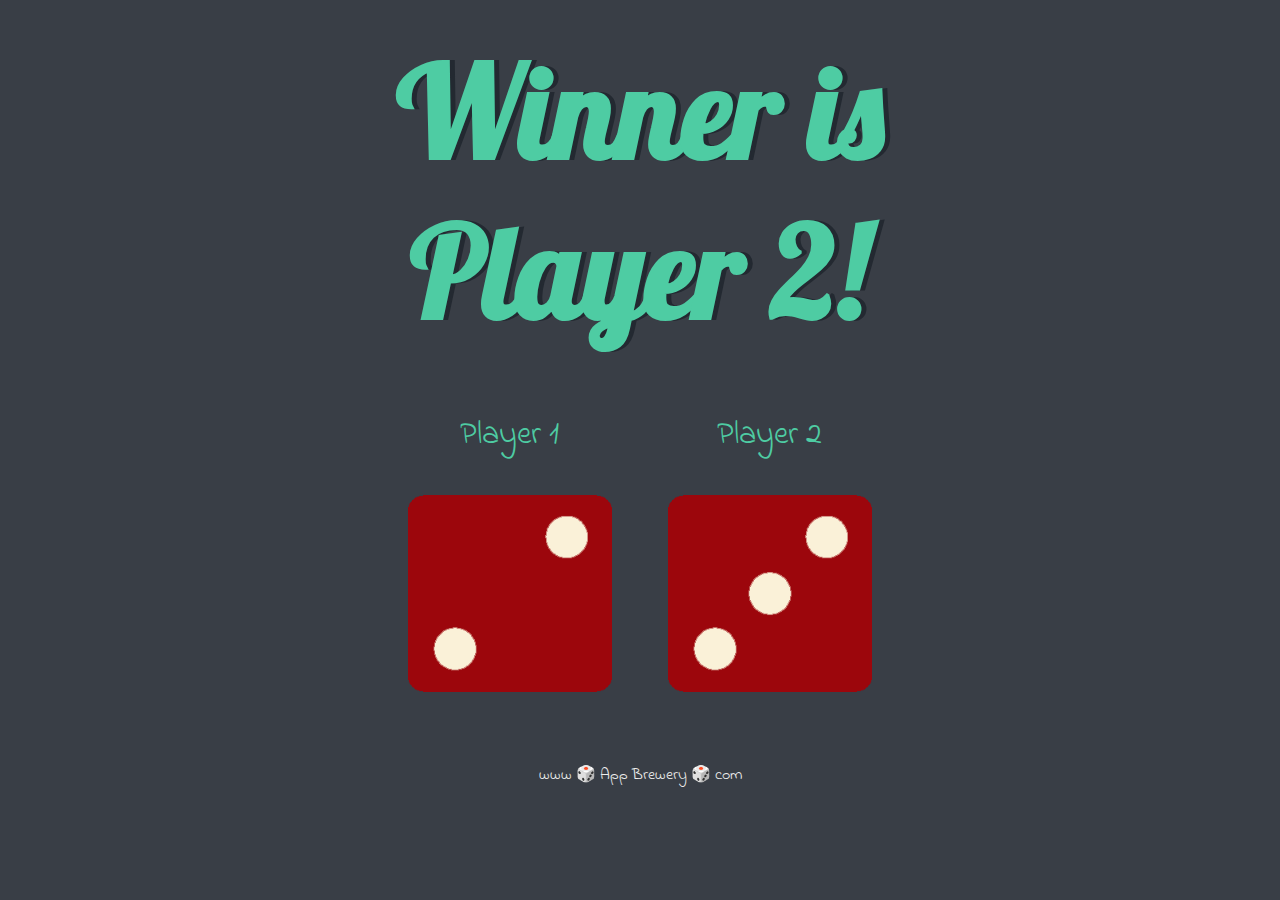
<file: Dices Challenge/dicee.html>
<!DOCTYPE html>
<html lang="en" dir="ltr">
  <head>
    <meta charset="utf-8" />
    <title>Dicee</title>
    <link rel="stylesheet" href="styles.css" />
    <link
      href="https://fonts.googleapis.com/css?family=Indie+Flower|Lobster"
      rel="stylesheet"
    />
  </head>
  <body>
    <div class="container">
      <h1>Refresh Me</h1>

      <div class="dice">
        <p>Player 1</p>
        <img class="img1" src="" />
      </div>

      <div class="dice">
        <p>Player 2</p>
        <img class="img2" src="" />
      </div>
    </div>
    <script src="index.js"></script>
  </body>

  <footer>www 🎲 App Brewery 🎲 com</footer>
</html>
</file>
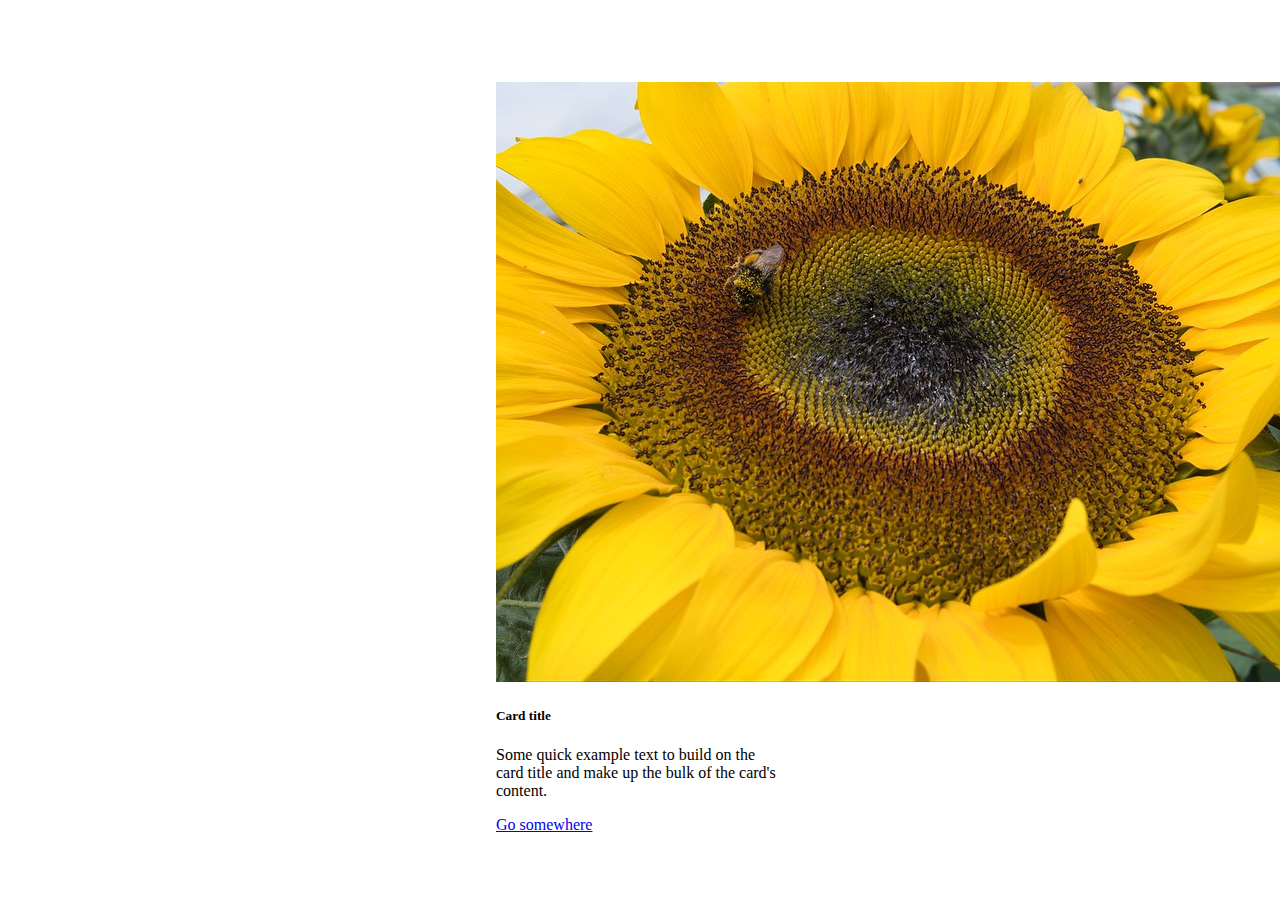
<file: CSS and Bootstrap/11.0+Bootstrap+Intro/11.0 Bootstrap Intro/solution.html>
<!doctype html>
<html lang="en">

<head>
  <meta charset="utf-8">
  <meta name="viewport" content="width=device-width, initial-scale=1">
  <title>Bootstrap demo</title>
  <link href="https://cdn.jsdelivr.net/npm/bootstrap@5.3.0-alpha2/dist/css/bootstrap.min.css" rel="stylesheet"
    integrity="sha384-aFq/bzH65dt+w6FI2ooMVUpc+21e0SRygnTpmBvdBgSdnuTN7QbdgL+OapgHtvPp" crossorigin="anonymous">
  <style>
    .flex-container {
      display: flex;
      height: 100vh;
      justify-content: center;
      align-items: center;
    }
  </style>
</head>

<body>
  <div class="flex-container">
    <div class="card" style="width: 18rem;">
      <img src="./flower.jpg" class="card-img-top" alt="sunflower">
      <div class="card-body">
        <h5 class="card-title">Card title</h5>
        <p class="card-text">Some quick example text to build on the card title and make up the bulk of the card's
          content.
        </p>
        <a href="#" class="btn btn-primary">Go somewhere</a>
      </div>
    </div>
  </div>
</body>

</html>
</file>
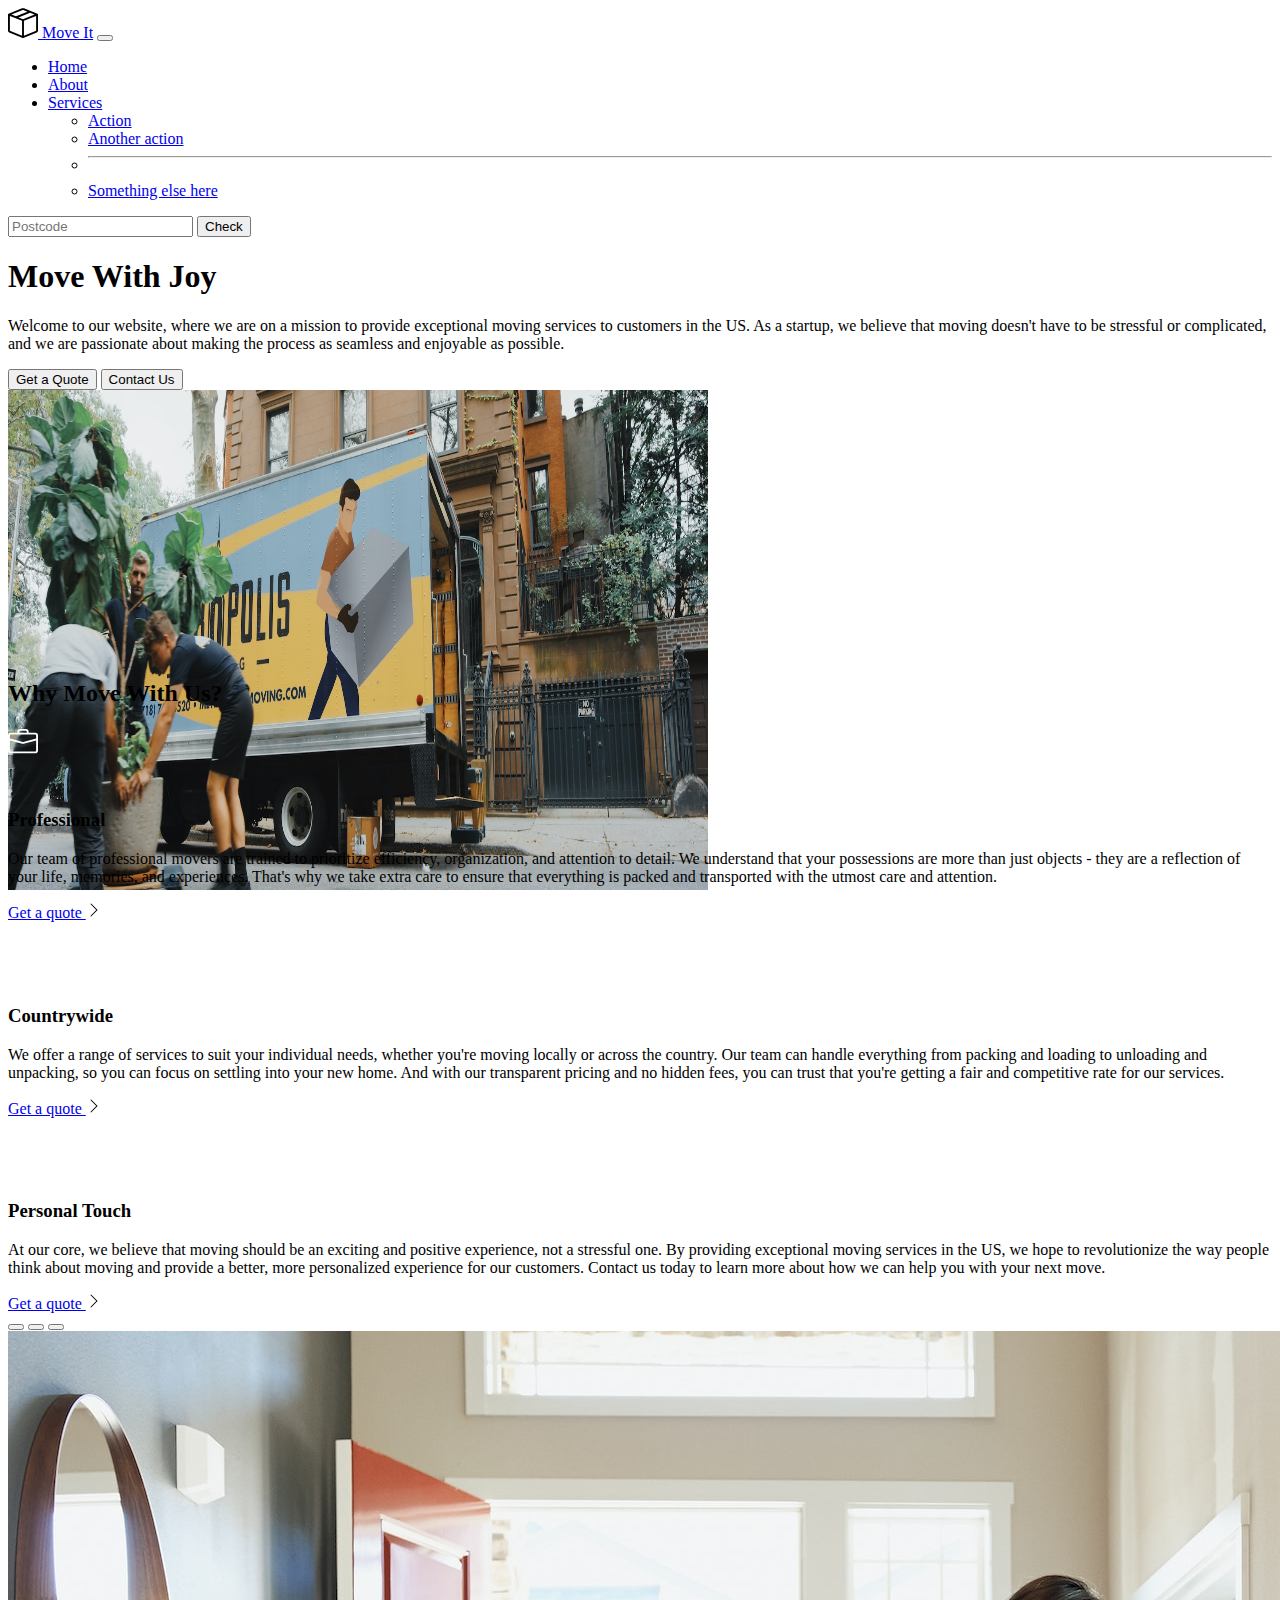
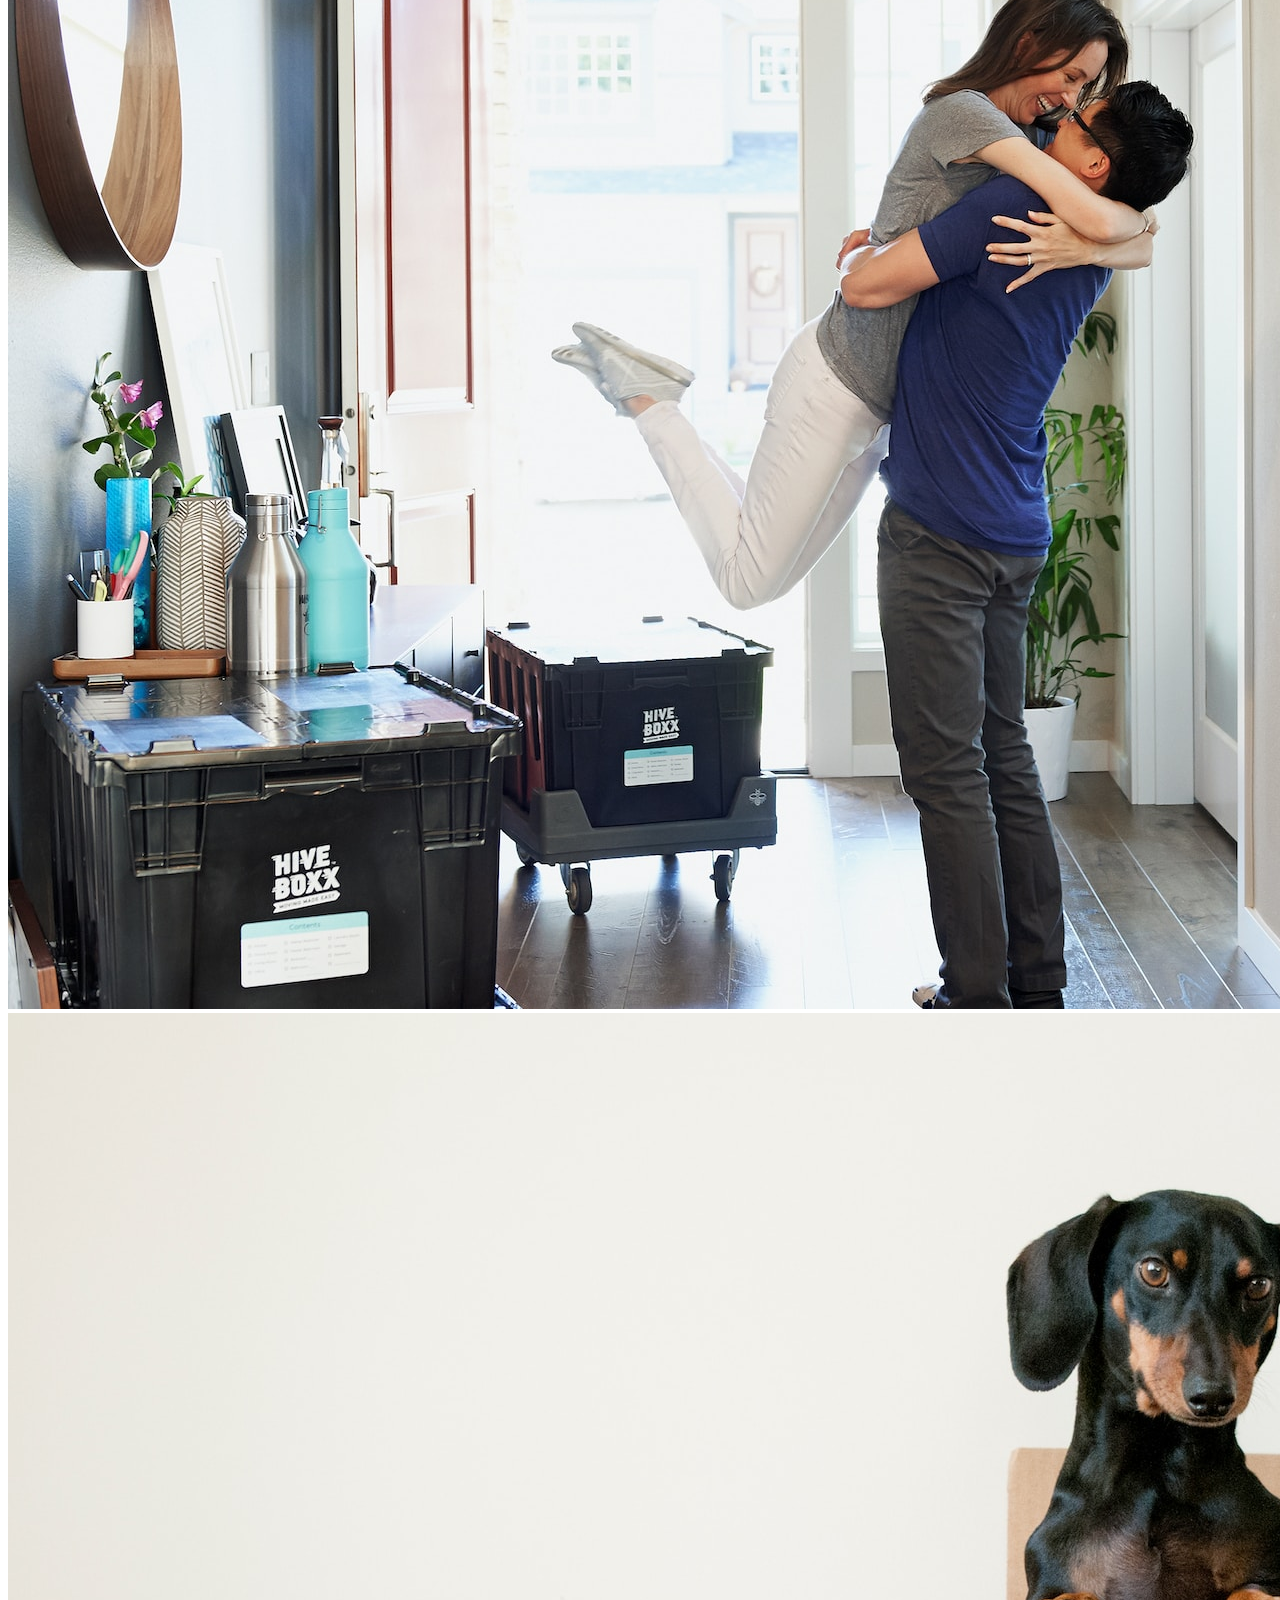
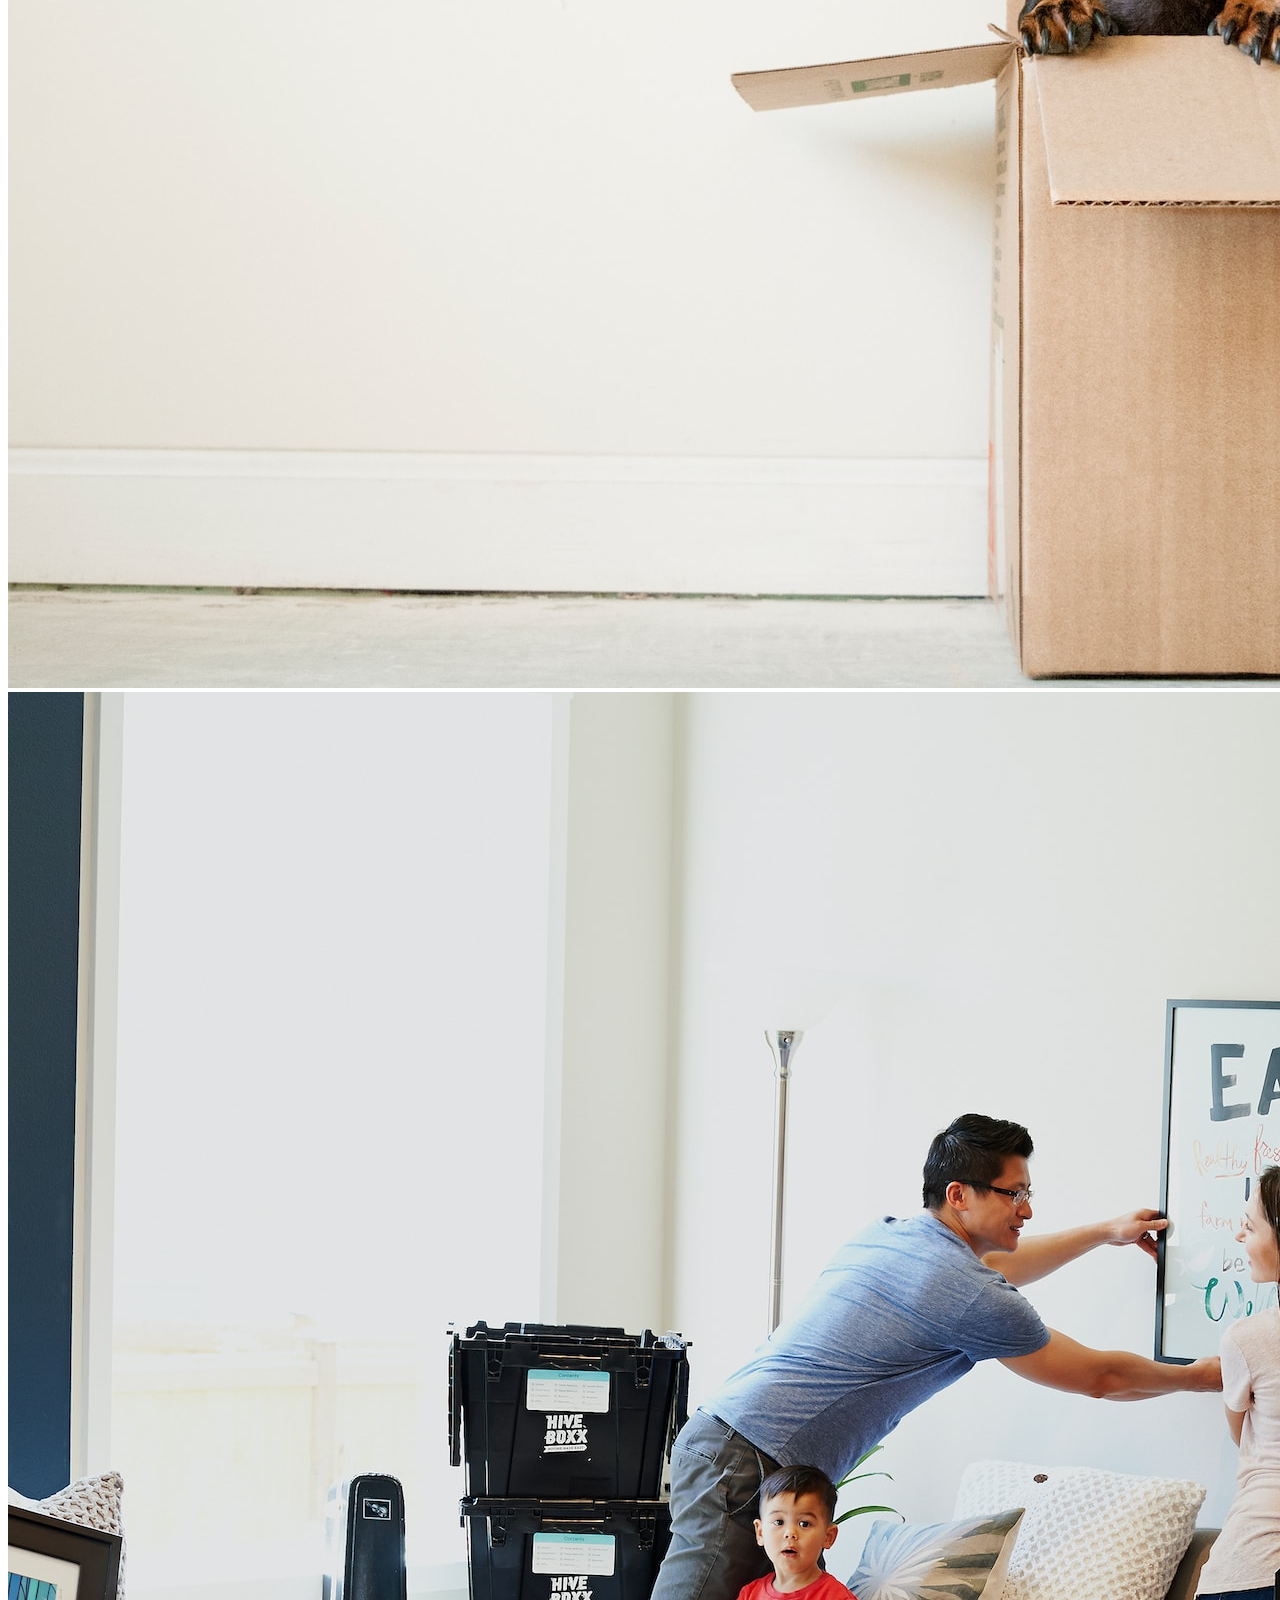
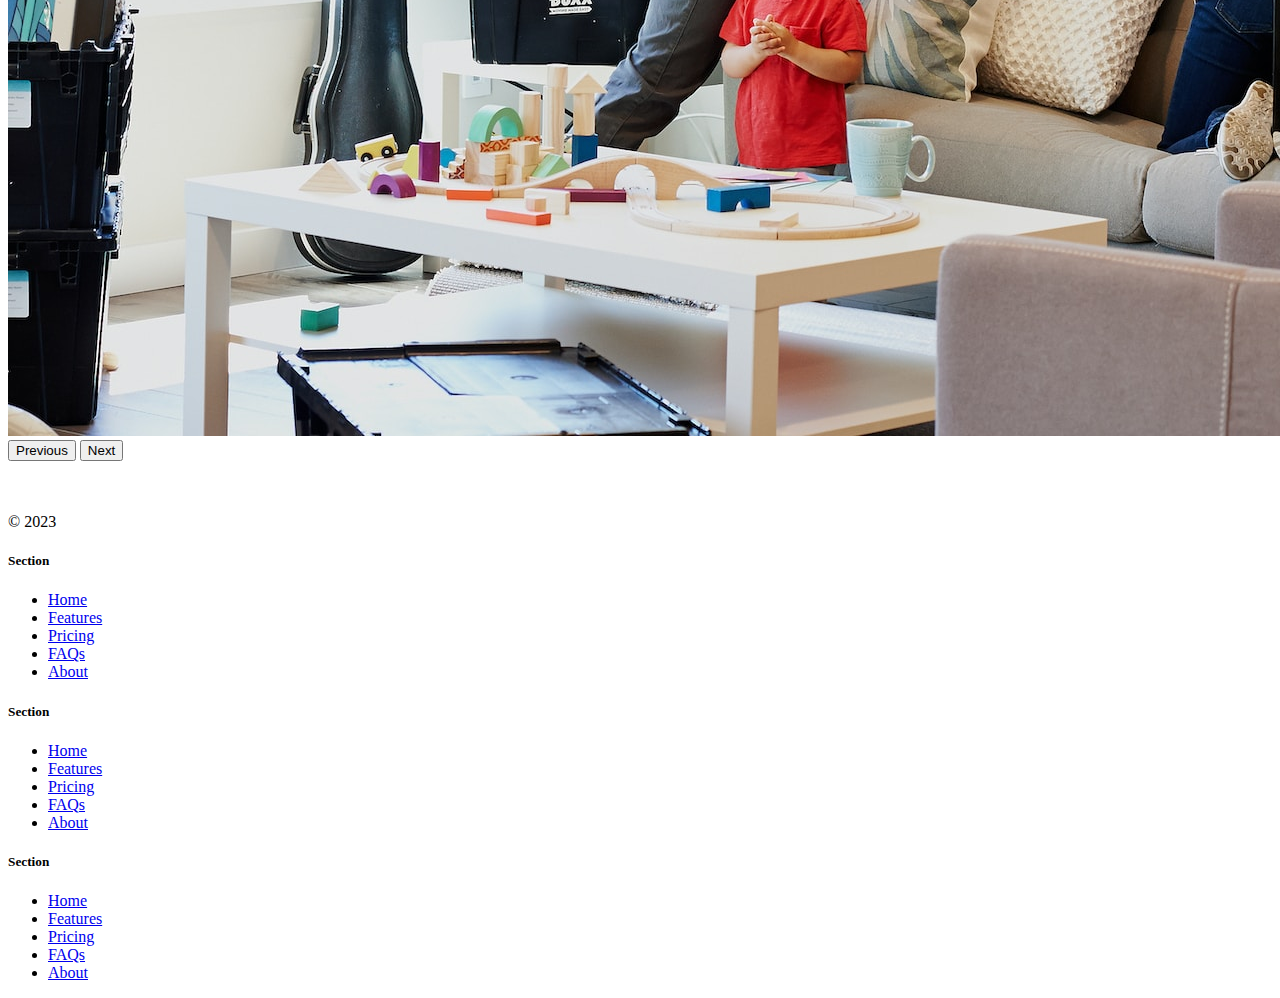
<file: CSS and Bootstrap/11.2+Bootstrap+Components/11.2 Bootstrap Components/solution.html>
<!DOCTYPE html>
<html lang="en">

<head>
  <meta charset="UTF-8">
  <meta name="viewport" content="width=device-width, initial-scale=1.0">
  <title>Bootstrap Components</title>
  <link href="https://cdn.jsdelivr.net/npm/bootstrap@5.3.0-alpha2/dist/css/bootstrap.min.css" rel="stylesheet"
    integrity="sha384-aFq/bzH65dt+w6FI2ooMVUpc+21e0SRygnTpmBvdBgSdnuTN7QbdgL+OapgHtvPp" crossorigin="anonymous">
  <style>
    .feature-icon {
      width: 4rem;
      height: 4rem;
      border-radius: 0.75rem;
    }
  </style>
</head>

<body>

  <nav class="navbar navbar-expand-lg bg-body-tertiary">
    <div class="container-fluid">
      <a class="navbar-brand" href="#"><img src="./box-seam.svg" alt="moveit brand icon" height="30"> Move It</a>
      <button class="navbar-toggler" type="button" data-bs-toggle="collapse" data-bs-target="#navbarSupportedContent"
        aria-controls="navbarSupportedContent" aria-expanded="false" aria-label="Toggle navigation">
        <span class="navbar-toggler-icon"></span>
      </button>
      <div class="collapse navbar-collapse" id="navbarSupportedContent">
        <ul class="navbar-nav me-auto mb-2 mb-lg-0">
          <li class="nav-item">
            <a class="nav-link active" aria-current="page" href="#">Home</a>
          </li>
          <li class="nav-item">
            <a class="nav-link" href="#">About</a>
          </li>
          <li class="nav-item dropdown">
            <a class="nav-link dropdown-toggle" href="#" role="button" data-bs-toggle="dropdown" aria-expanded="false">
              Services
            </a>
            <ul class="dropdown-menu">
              <li><a class="dropdown-item" href="#">Action</a></li>
              <li><a class="dropdown-item" href="#">Another action</a></li>
              <li>
                <hr class="dropdown-divider">
              </li>
              <li><a class="dropdown-item" href="#">Something else here</a></li>
            </ul>
          </li>
        </ul>
        <form class="d-flex" role="search">
          <input class="form-control me-2" type="search" placeholder="Postcode" aria-label="Search">
          <button class="btn btn-outline-success" type="submit">Check</button>
        </form>
      </div>
    </div>
  </nav>


  <div class="px-4 pt-5 my-5 text-center border-bottom">
    <h1 class="display-4 fw-bold text-body-emphasis">Move With Joy</h1>
    <div class="col-lg-6 mx-auto">
      <p class="lead mb-4">Welcome to our website, where we are on a mission to provide exceptional moving services to
        customers in the US. As a
        startup, we believe that moving doesn't have to be stressful or complicated, and we are passionate about making
        the
        process as seamless and enjoyable as possible.
      </p>
      <div class="d-grid gap-2 d-sm-flex justify-content-sm-center mb-5">
        <button type="button" class="btn btn-primary btn-lg px-4 me-sm-3">Get a Quote</button>
        <button type="button" class="btn btn-outline-secondary btn-lg px-4">Contact Us</button>
      </div>
    </div>
    <div class="overflow-hidden" style="max-height: 30vh;">
      <div class="container px-5">
        <img src="./moving-van.jpg" class="img-fluid border rounded-3 shadow-lg mb-4" alt="Example image" width="700"
          height="500" loading="lazy">
      </div>
    </div>
  </div>

  <div class="container px-4 py-5" id="featured-3">
    <h2 class="pb-2 border-bottom">Why Move With Us?</h2>
    <div class="row g-4 py-5 row-cols-1 row-cols-lg-3">
      <div class="feature col">
        <div
          class="feature-icon d-inline-flex align-items-center justify-content-center text-bg-primary bg-gradient fs-2 mb-3">
          <img src="./briefcase.svg" alt="briefcase" height="30">
        </div>
        <h3 class="fs-2">Professional</h3>
        <p>Our team of professional movers are trained to prioritize efficiency, organization, and attention to detail.
          We
          understand that your possessions are more than just objects - they are a reflection of your life, memories,
          and
          experiences. That's why we take extra care to ensure that everything is packed and transported with the utmost
          care and
          attention.</p>
        <a href="#" class="icon-link">
          Get a quote
          <img src="./chevron-right.svg" alt="chevron-right">
        </a>
      </div>
      <div class="feature col">
        <div
          class="feature-icon d-inline-flex align-items-center justify-content-center text-bg-primary bg-gradient fs-2 mb-3">
          <img src="./bus-front.svg" alt="bus-front" height="30">
        </div>
        <h3 class="fs-2">Countrywide</h3>
        <p>We offer a range of services to suit your individual needs, whether you're moving locally or across the
          country. Our
          team can handle everything from packing and loading to unloading and unpacking, so you can focus on settling
          into your
          new home. And with our transparent pricing and no hidden fees, you can trust that you're getting a fair and
          competitive
          rate for our services.</p>
        <a href="#" class="icon-link">
          Get a quote
          <img src="./chevron-right.svg" alt="chevron-right">
        </a>
      </div>
      <div class="feature col">
        <div
          class="feature-icon d-inline-flex align-items-center justify-content-center text-bg-primary bg-gradient fs-2 mb-3">
          <img src="./chat-square-heart.svg" alt="chat-square-heart" height="30">
        </div>
        <h3 class="fs-2">Personal Touch</h3>
        <p>At our core, we believe that moving should be an exciting and positive experience, not a stressful one. By
          providing
          exceptional moving services in the US, we hope to revolutionize the way people think about moving and provide
          a better,
          more personalized experience for our customers. Contact us today to learn more about how we can help you with
          your next
          move.</p>
        <a href="#" class="icon-link">
          Get a quote
          <img src="./chevron-right.svg" alt="chevron-right">
        </a>
      </div>
    </div>
  </div>
  <div class="container">
    <div id="carouselExampleIndicators" class="carousel slide">
      <div class="carousel-indicators">
        <button type="button" data-bs-target="#carouselExampleIndicators" data-bs-slide-to="0" class="active"
          aria-current="true" aria-label="Slide 1"></button>
        <button type="button" data-bs-target="#carouselExampleIndicators" data-bs-slide-to="1"
          aria-label="Slide 2"></button>
        <button type="button" data-bs-target="#carouselExampleIndicators" data-bs-slide-to="2"
          aria-label="Slide 3"></button>
      </div>
      <div class="carousel-inner">
        <div class="carousel-item active">
          <img src="./couple.jpg" class="d-block w-100" alt="couple">
        </div>
        <div class="carousel-item">
          <img src="./dog.jpg" class="d-block w-100" alt="dog">
        </div>
        <div class="carousel-item">
          <img src="./family.jpg" class="d-block w-100" alt="family">
        </div>
      </div>
      <button class="carousel-control-prev" type="button" data-bs-target="#carouselExampleIndicators"
        data-bs-slide="prev">
        <span class="carousel-control-prev-icon" aria-hidden="true"></span>
        <span class="visually-hidden">Previous</span>
      </button>
      <button class="carousel-control-next" type="button" data-bs-target="#carouselExampleIndicators"
        data-bs-slide="next">
        <span class="carousel-control-next-icon" aria-hidden="true"></span>
        <span class="visually-hidden">Next</span>
      </button>
    </div>
  </div>

  <div class="container">
    <footer class="row row-cols-1 row-cols-sm-2 row-cols-md-5 py-5 my-5 border-top">
      <div class="col mb-3">
        <a href="/" class="d-flex align-items-center mb-3 link-body-emphasis text-decoration-none">
          <svg class="bi me-2" width="40" height="32">
            <use xlink:href="#bootstrap"></use>
          </svg>
        </a>
        <p class="text-body-secondary">© 2023</p>
      </div>

      <div class="col mb-3">

      </div>

      <div class="col mb-3">
        <h5>Section</h5>
        <ul class="nav flex-column">
          <li class="nav-item mb-2"><a href="#" class="nav-link p-0 text-body-secondary">Home</a></li>
          <li class="nav-item mb-2"><a href="#" class="nav-link p-0 text-body-secondary">Features</a></li>
          <li class="nav-item mb-2"><a href="#" class="nav-link p-0 text-body-secondary">Pricing</a></li>
          <li class="nav-item mb-2"><a href="#" class="nav-link p-0 text-body-secondary">FAQs</a></li>
          <li class="nav-item mb-2"><a href="#" class="nav-link p-0 text-body-secondary">About</a></li>
        </ul>
      </div>

      <div class="col mb-3">
        <h5>Section</h5>
        <ul class="nav flex-column">
          <li class="nav-item mb-2"><a href="#" class="nav-link p-0 text-body-secondary">Home</a></li>
          <li class="nav-item mb-2"><a href="#" class="nav-link p-0 text-body-secondary">Features</a></li>
          <li class="nav-item mb-2"><a href="#" class="nav-link p-0 text-body-secondary">Pricing</a></li>
          <li class="nav-item mb-2"><a href="#" class="nav-link p-0 text-body-secondary">FAQs</a></li>
          <li class="nav-item mb-2"><a href="#" class="nav-link p-0 text-body-secondary">About</a></li>
        </ul>
      </div>

      <div class="col mb-3">
        <h5>Section</h5>
        <ul class="nav flex-column">
          <li class="nav-item mb-2"><a href="#" class="nav-link p-0 text-body-secondary">Home</a></li>
          <li class="nav-item mb-2"><a href="#" class="nav-link p-0 text-body-secondary">Features</a></li>
          <li class="nav-item mb-2"><a href="#" class="nav-link p-0 text-body-secondary">Pricing</a></li>
          <li class="nav-item mb-2"><a href="#" class="nav-link p-0 text-body-secondary">FAQs</a></li>
          <li class="nav-item mb-2"><a href="#" class="nav-link p-0 text-body-secondary">About</a></li>
        </ul>
      </div>
    </footer>
  </div>
  <script src="https://cdn.jsdelivr.net/npm/bootstrap@5.3.0-alpha3/dist/js/bootstrap.bundle.min.js"
    integrity="sha384-ENjdO4Dr2bkBIFxQpeoTz1HIcje39Wm4jDKdf19U8gI4ddQ3GYNS7NTKfAdVQSZe"
    crossorigin="anonymous"></script>
</body>

</html>
</file>
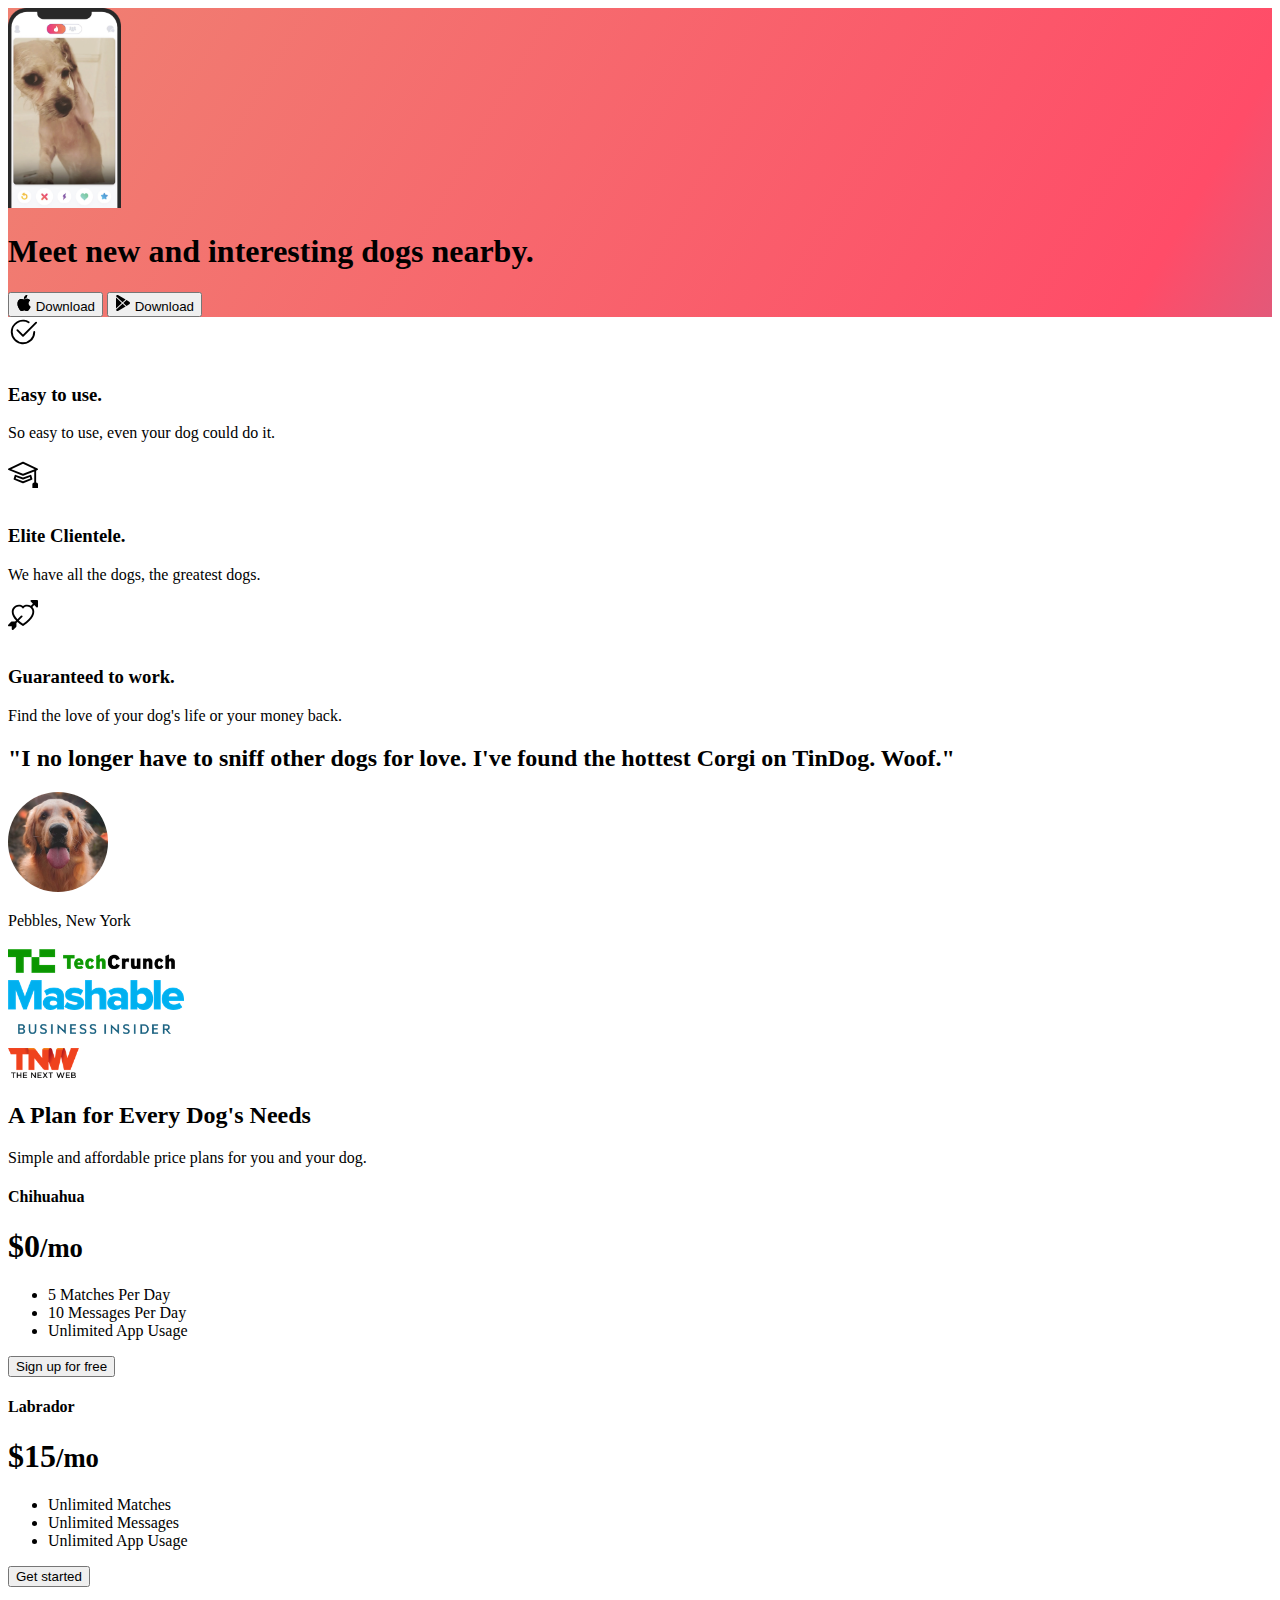
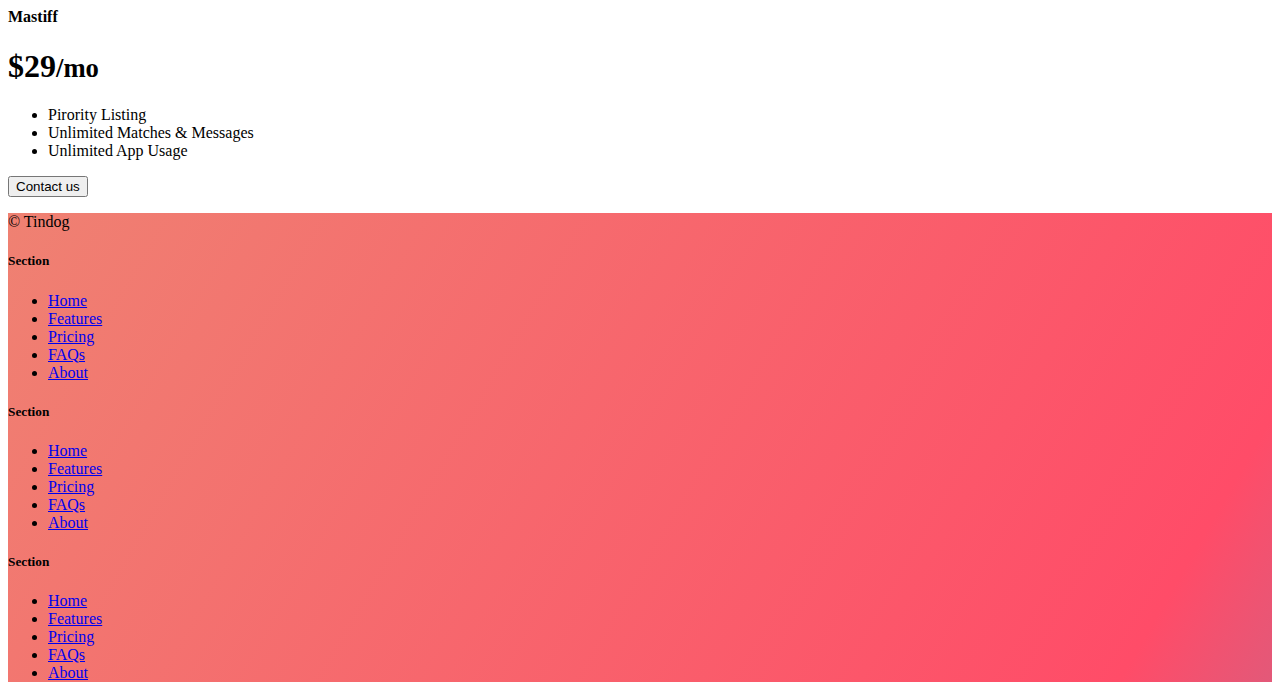
<file: CSS and Bootstrap/11.3+TinDog+Project/11.3 TinDog Project/solution.html>
<!DOCTYPE html>
<html lang="en">

<head>
  <meta charset="UTF-8">
  <meta name="viewport" content="width=device-width, initial-scale=1.0">
  <title>TinDog</title>
  <link href="https://cdn.jsdelivr.net/npm/bootstrap@5.3.0-alpha3/dist/css/bootstrap.min.css" rel="stylesheet"
    integrity="sha384-KK94CHFLLe+nY2dmCWGMq91rCGa5gtU4mk92HdvYe+M/SXH301p5ILy+dN9+nJOZ" crossorigin="anonymous">
  <link rel="stylesheet" href="./css/solution.css">
</head>

<body>


  <!-- Title -->
  <section id="title" class="gradient-background">

    <div class="container col-xxl-8 px-4 pt-5">
      <div class="row flex-lg-row-reverse align-items-center g-5 pt-5">
        <div class="col-10 col-sm-8 col-lg-6">
          <img src="./images/iphone.png" class="d-block mx-lg-auto img-fluid" alt="Bootstrap Themes" height="200"
            loading="lazy">
        </div>
        <div class="col-lg-6">
          <h1 class="display-5 fw-bold text-body-emphasis lh-1 mb-3">Meet new and interesting dogs nearby.</h1>

          <div class="d-grid gap-2 d-md-flex justify-content-md-start">
            <button type="button" class="btn btn-light btn-lg px-4 me-md-2"><svg xmlns="http://www.w3.org/2000/svg"
                width="16" height="16" fill="currentColor" class="bi bi-apple mb-1" viewBox="0 0 16 16">
                <path
                  d="M11.182.008C11.148-.03 9.923.023 8.857 1.18c-1.066 1.156-.902 2.482-.878 2.516.024.034 1.52.087 2.475-1.258.955-1.345.762-2.391.728-2.43Zm3.314 11.733c-.048-.096-2.325-1.234-2.113-3.422.212-2.189 1.675-2.789 1.698-2.854.023-.065-.597-.79-1.254-1.157a3.692 3.692 0 0 0-1.563-.434c-.108-.003-.483-.095-1.254.116-.508.139-1.653.589-1.968.607-.316.018-1.256-.522-2.267-.665-.647-.125-1.333.131-1.824.328-.49.196-1.422.754-2.074 2.237-.652 1.482-.311 3.83-.067 4.56.244.729.625 1.924 1.273 2.796.576.984 1.34 1.667 1.659 1.899.319.232 1.219.386 1.843.067.502-.308 1.408-.485 1.766-.472.357.013 1.061.154 1.782.539.571.197 1.111.115 1.652-.105.541-.221 1.324-1.059 2.238-2.758.347-.79.505-1.217.473-1.282Z" />
                <path
                  d="M11.182.008C11.148-.03 9.923.023 8.857 1.18c-1.066 1.156-.902 2.482-.878 2.516.024.034 1.52.087 2.475-1.258.955-1.345.762-2.391.728-2.43Zm3.314 11.733c-.048-.096-2.325-1.234-2.113-3.422.212-2.189 1.675-2.789 1.698-2.854.023-.065-.597-.79-1.254-1.157a3.692 3.692 0 0 0-1.563-.434c-.108-.003-.483-.095-1.254.116-.508.139-1.653.589-1.968.607-.316.018-1.256-.522-2.267-.665-.647-.125-1.333.131-1.824.328-.49.196-1.422.754-2.074 2.237-.652 1.482-.311 3.83-.067 4.56.244.729.625 1.924 1.273 2.796.576.984 1.34 1.667 1.659 1.899.319.232 1.219.386 1.843.067.502-.308 1.408-.485 1.766-.472.357.013 1.061.154 1.782.539.571.197 1.111.115 1.652-.105.541-.221 1.324-1.059 2.238-2.758.347-.79.505-1.217.473-1.282Z" />
              </svg> Download</button>
            <button type="button" class="btn btn-outline-light btn-lg px-4"><svg xmlns="http://www.w3.org/2000/svg"
                width="16" height="16" fill="currentColor" class="bi bi-google-play mb-1" viewBox="0 0 16 16">
                <path
                  d="M14.222 9.374c1.037-.61 1.037-2.137 0-2.748L11.528 5.04 8.32 8l3.207 2.96 2.694-1.586Zm-3.595 2.116L7.583 8.68 1.03 14.73c.201 1.029 1.36 1.61 2.303 1.055l7.294-4.295ZM1 13.396V2.603L6.846 8 1 13.396ZM1.03 1.27l6.553 6.05 3.044-2.81L3.333.215C2.39-.341 1.231.24 1.03 1.27Z" />
              </svg> Download</button>
          </div>
        </div>
      </div>
    </div>
  </section>
  <!-- Features -->
  <section id="features">
    <div class="container mt-5">
      <div class="row g-4 py-5 row-cols-1 row-cols-lg-3">
        <div class="col d-flex align-items-start">
          <div
            class="icon-square text-body-emphasis bg-body-secondary d-inline-flex align-items-center justify-content-center fs-4 flex-shrink-0 me-3">
            <svg xmlns="http://www.w3.org/2000/svg" height="30" fill="currentColor" class="bi bi-check2-circle"
              viewBox="0 0 16 16">
              <path
                d="M2.5 8a5.5 5.5 0 0 1 8.25-4.764.5.5 0 0 0 .5-.866A6.5 6.5 0 1 0 14.5 8a.5.5 0 0 0-1 0 5.5 5.5 0 1 1-11 0z" />
              <path
                d="M15.354 3.354a.5.5 0 0 0-.708-.708L8 9.293 5.354 6.646a.5.5 0 1 0-.708.708l3 3a.5.5 0 0 0 .708 0l7-7z" />
            </svg>
          </div>
          <div>
            <h3 class="fs-2">Easy to use.</h3>
            <p>So easy to use, even your dog could do it.</p>

          </div>
        </div>
        <div class="col d-flex align-items-start">
          <div
            class="icon-square text-body-emphasis bg-body-secondary d-inline-flex align-items-center justify-content-center fs-4 flex-shrink-0 me-3">
            <svg xmlns="http://www.w3.org/2000/svg" height="30" fill="currentColor" class="bi bi-mortarboard"
              viewBox="0 0 16 16">
              <path
                d="M8.211 2.047a.5.5 0 0 0-.422 0l-7.5 3.5a.5.5 0 0 0 .025.917l7.5 3a.5.5 0 0 0 .372 0L14 7.14V13a1 1 0 0 0-1 1v2h3v-2a1 1 0 0 0-1-1V6.739l.686-.275a.5.5 0 0 0 .025-.917l-7.5-3.5ZM8 8.46 1.758 5.965 8 3.052l6.242 2.913L8 8.46Z" />
              <path
                d="M4.176 9.032a.5.5 0 0 0-.656.327l-.5 1.7a.5.5 0 0 0 .294.605l4.5 1.8a.5.5 0 0 0 .372 0l4.5-1.8a.5.5 0 0 0 .294-.605l-.5-1.7a.5.5 0 0 0-.656-.327L8 10.466 4.176 9.032Zm-.068 1.873.22-.748 3.496 1.311a.5.5 0 0 0 .352 0l3.496-1.311.22.748L8 12.46l-3.892-1.556Z" />
            </svg>
          </div>
          <div>
            <h3 class="fs-2">Elite Clientele.</h3>
            <p>We have all the dogs, the greatest dogs.</p>

          </div>
        </div>
        <div class="col d-flex align-items-start">
          <div
            class="icon-square text-body-emphasis bg-body-secondary d-inline-flex align-items-center justify-content-center fs-4 flex-shrink-0 me-3">
            <svg xmlns="http://www.w3.org/2000/svg" height="30" fill="currentColor" class="bi bi-arrow-through-heart"
              viewBox="0 0 16 16">
              <path fill-rule="evenodd"
                d="M2.854 15.854A.5.5 0 0 1 2 15.5V14H.5a.5.5 0 0 1-.354-.854l1.5-1.5A.5.5 0 0 1 2 11.5h1.793l.53-.53c-.771-.802-1.328-1.58-1.704-2.32-.798-1.575-.775-2.996-.213-4.092C3.426 2.565 6.18 1.809 8 3.233c1.25-.98 2.944-.928 4.212-.152L13.292 2 12.147.854A.5.5 0 0 1 12.5 0h3a.5.5 0 0 1 .5.5v3a.5.5 0 0 1-.854.354L14 2.707l-1.006 1.006c.236.248.44.531.6.845.562 1.096.585 2.517-.213 4.092-.793 1.563-2.395 3.288-5.105 5.08L8 13.912l-.276-.182a21.86 21.86 0 0 1-2.685-2.062l-.539.54V14a.5.5 0 0 1-.146.354l-1.5 1.5Zm2.893-4.894A20.419 20.419 0 0 0 8 12.71c2.456-1.666 3.827-3.207 4.489-4.512.679-1.34.607-2.42.215-3.185-.817-1.595-3.087-2.054-4.346-.761L8 4.62l-.358-.368c-1.259-1.293-3.53-.834-4.346.761-.392.766-.464 1.845.215 3.185.323.636.815 1.33 1.519 2.065l1.866-1.867a.5.5 0 1 1 .708.708L5.747 10.96Z" />
            </svg>
          </div>
          <div>
            <h3 class="fs-2">Guaranteed to work.</h3>
            <p>Find the love of your dog's life or your money back.</p>

          </div>
        </div>
      </div>
    </div>
  </section>
  <!-- Testimonial -->
  <section id="testimonial">
    <div class="my-5">
      <div class="p-5 text-center bg-body-tertiary">
        <div class="container py-5">
          <h2 class="text-body-emphasis">"I no longer have to sniff other dogs for love. I've found the hottest Corgi on
            TinDog. Woof."</h2>
          <img class="profile-img mt-5" src="./images/dog-img.jpg" alt="dog image">
          <p class="col-lg-8 mx-auto lead mt-2">
            Pebbles, New York
          </p>
        </div>

        <div class="container">
          <div class="row">
            <div class="col-lg-3 col-sm-12">
              <img src="./images/techcrunch.png" alt="techcrunch" height="30">
            </div>
            <div class="col-lg-3 col-sm-12">
              <img src="./images/mashable.png" alt="mashable" height="30">
            </div>
            <div class="col-lg-3 col-sm-12">
              <img src="./images/bizinsider.png" alt="bizinsider" height="30">
            </div>
            <div class="col-lg-3 col-sm-12">
              <img src="./images/tnw.png" alt="tnw" height="30">
            </div>
          </div>
        </div>
      </div>
    </div>
  </section>
  <!-- Pricing -->
  <section id="pricing">
    <div class="container">
      <div class="pricing-header p-3 pb-md-4 mx-auto text-center">
        <h2 class="display-4 fw-normal">A Plan for Every Dog's Needs</h2>
        <p class="fs-5 text-body-secondary">Simple and affordable price plans for you and your dog.
      </div>
      <div class="row row-cols-1 row-cols-md-3 mb-3 text-center">
        <div class="col">
          <div class="card mb-4 rounded-3 shadow-sm">
            <div class="card-header py-3">
              <h4 class="my-0 fw-normal">Chihuahua</h4>
            </div>
            <div class="card-body">
              <h1 class="card-title pricing-card-title">$0<small class="text-body-secondary fw-light">/mo</small></h1>
              <ul class="list-unstyled mt-3 mb-4">
                <li>5 Matches Per Day</li>
                <li>10 Messages Per Day</li>
                <li>Unlimited App Usage</li>
              </ul>
              <button type="button" class="w-100 btn btn-lg btn-outline-dark">Sign up for free</button>
            </div>
          </div>
        </div>
        <div class="col">
          <div class="card mb-4 rounded-3 shadow-sm">
            <div class="card-header py-3">
              <h4 class="my-0 fw-normal">Labrador</h4>
            </div>
            <div class="card-body">
              <h1 class="card-title pricing-card-title">$15<small class="text-body-secondary fw-light">/mo</small></h1>
              <ul class="list-unstyled mt-3 mb-4">
                <li>Unlimited Matches</li>
                <li>Unlimited Messages</li>
                <li>Unlimited App Usage</li>
              </ul>
              <button type="button" class="w-100 btn btn-lg btn-dark">Get started</button>
            </div>
          </div>
        </div>
        <div class="col">
          <div class="card mb-4 rounded-3 shadow-sm border-dark">
            <div class="card-header py-3 text-bg-dark border-dark">
              <h4 class="my-0 fw-normal">Mastiff</h4>
            </div>
            <div class="card-body">
              <h1 class="card-title pricing-card-title">$29<small class="text-body-secondary fw-light">/mo</small></h1>
              <ul class="list-unstyled mt-3 mb-4">
                <li>Pirority Listing</li>
                <li>Unlimited Matches & Messages</li>
                <li>Unlimited App Usage</li>
              </ul>
              <button type="button" class="w-100 btn btn-lg btn-dark">Contact us</button>
            </div>
          </div>
        </div>
      </div>
    </div>
  </section>
  <!-- Footer -->
  <section id="contact" class="gradient-background">
    <div class="container ">
      <footer class="row row-cols-1 row-cols-sm-2 row-cols-md-5 py-5 mt-5 border-top">
        <div class="col mb-3">

          <p class="text-body-secondary">© Tindog</p>
        </div>

        <div class="col mb-3">

        </div>

        <div class="col mb-3">
          <h5>Section</h5>
          <ul class="nav flex-column">
            <li class="nav-item mb-2"><a href="#" class="nav-link p-0 text-body-secondary">Home</a></li>
            <li class="nav-item mb-2"><a href="#" class="nav-link p-0 text-body-secondary">Features</a></li>
            <li class="nav-item mb-2"><a href="#" class="nav-link p-0 text-body-secondary">Pricing</a></li>
            <li class="nav-item mb-2"><a href="#" class="nav-link p-0 text-body-secondary">FAQs</a></li>
            <li class="nav-item mb-2"><a href="#" class="nav-link p-0 text-body-secondary">About</a></li>
          </ul>
        </div>

        <div class="col mb-3">
          <h5>Section</h5>
          <ul class="nav flex-column">
            <li class="nav-item mb-2"><a href="#" class="nav-link p-0 text-body-secondary">Home</a></li>
            <li class="nav-item mb-2"><a href="#" class="nav-link p-0 text-body-secondary">Features</a></li>
            <li class="nav-item mb-2"><a href="#" class="nav-link p-0 text-body-secondary">Pricing</a></li>
            <li class="nav-item mb-2"><a href="#" class="nav-link p-0 text-body-secondary">FAQs</a></li>
            <li class="nav-item mb-2"><a href="#" class="nav-link p-0 text-body-secondary">About</a></li>
          </ul>
        </div>

        <div class="col mb-3">
          <h5>Section</h5>
          <ul class="nav flex-column">
            <li class="nav-item mb-2"><a href="#" class="nav-link p-0 text-body-secondary">Home</a></li>
            <li class="nav-item mb-2"><a href="#" class="nav-link p-0 text-body-secondary">Features</a></li>
            <li class="nav-item mb-2"><a href="#" class="nav-link p-0 text-body-secondary">Pricing</a></li>
            <li class="nav-item mb-2"><a href="#" class="nav-link p-0 text-body-secondary">FAQs</a></li>
            <li class="nav-item mb-2"><a href="#" class="nav-link p-0 text-body-secondary">About</a></li>
          </ul>
        </div>
      </footer>
    </div>
  </section>
</body>

</html>
</file>
<file: Drum Kit/Drum Kit Starting Files/styles.css>
body {
  text-align: center;
  background-color: #283149;
}

h1 {
  font-size: 5rem;
  color: #dbedf3;
  font-family: "Arvo", cursive;
  text-shadow: 3px 0 #da0463;
}

footer {
  color: #dbedf3;
  font-family: sans-serif;
}

.w {
  background-image: url("images/tom1.png");
}

.a {
  background-image: url("images/tom2.png");
}

.s {
  background-image: url("images/tom3.png");
}

.d {
  background-image: url("images/tom4.png");
}

.j {
  background-image: url("images/snare.png");
}

.k {
  background-image: url("images/crash.png");
}

.l {
  background-image: url("images/kick.png");
}

.set {
  margin: 10% auto;
}

.game-over {
  background-color: red;
  opacity: 0.8;
}

.pressed {
  box-shadow: 0 3px 4px 0 #dbedf3;
  opacity: 0.5;
}

.red {
  color: red;
}

.drum {
  outline: none;
  border: 10px solid #404b69;
  font-size: 5rem;
  font-family: "Arvo", cursive;
  line-height: 2;
  font-weight: 900;
  color: #da0463;
  text-shadow: 3px 0 #dbedf3;
  border-radius: 15px;
  display: inline-block;
  width: 150px;
  height: 150px;
  text-align: center;
  margin: 10px;
  background-color: white;
}
</file>
<file: Simon Game/Simon Game Challenge Starting Files/styles.css>
body {
  text-align: center;
  background-color: #011F3F;
}

#level-title {
  font-family: 'Press Start 2P', cursive;
  font-size: 3rem;
  margin:  5%;
  color: #FEF2BF;
}

.container {
  display: block;
  width: 50%;
  margin: auto;

}

.btn {
  margin: 25px;
  display: inline-block;
  height: 200px;
  width: 200px;
  border: 10px solid black;
  border-radius: 20%;
}

.game-over {
  background-color: red;
  opacity: 0.8;
}

.red {
  background-color: red;
}

.green {
  background-color: green;
}

.blue {
  background-color: blue;
}

.yellow {
  background-color: yellow;
}

.pressed {
  box-shadow: 0 0 20px white;
  background-color: grey;
}
</file>
<file: CSS and Bootstrap/11.3+TinDog+Project/11.3 TinDog Project/css/style.css>
.gradient-background {
  background: linear-gradient(300deg, #00bfff, #ff4c68, #ef8172);
  background-size: 180% 180%;
  animation: gradient-animation 18s ease infinite;
}

@keyframes gradient-animation {
  0% {
    background-position: 0% 50%;
  }
  50% {
    background-position: 100% 50%;
  }
  100% {
    background-position: 0% 50%;
  }
}

.icon-square {
  width: 3rem;
  height: 3rem;
  border-radius: 0.75rem;
}
.profile-img {
  height: 100px;
  border-radius: 100%;
}
</file>
<file: Dices Challenge/styles.css>
.container {
  width: 70%;
  margin: auto;
  text-align: center;
}

.dice {
  text-align: center;
  display: inline-block;

}

body {
  background-color: #393E46;
}

h1 {
  margin: 30px;
  font-family: 'Lobster', cursive;
  text-shadow: 5px 0 #232931;
  font-size: 8rem;
  color: #4ECCA3;
}

p {
  font-size: 2rem;
  color: #4ECCA3;
  font-family: 'Indie Flower', cursive;
}

img {
  width: 80%;
}

footer {
  margin-top: 5%;
  color: #EEEEEE;
  text-align: center;
  font-family: 'Indie Flower', cursive;

}
</file>
<file: CSS and Bootstrap/11.3+TinDog+Project/11.3 TinDog Project/css/solution.css>
.gradient-background {
  background: linear-gradient(300deg, #00bfff, #ff4c68, #ef8172);
  background-size: 180% 180%;
  animation: gradient-animation 18s ease infinite;
}

@keyframes gradient-animation {
  0% {
    background-position: 0% 50%;
  }
  50% {
    background-position: 100% 50%;
  }
  100% {
    background-position: 0% 50%;
  }
}

.icon-square {
  width: 3rem;
  height: 3rem;
  border-radius: 0.75rem;
}

.profile-img {
  border-radius: 50%;
  height: 100px;
}
</file>
